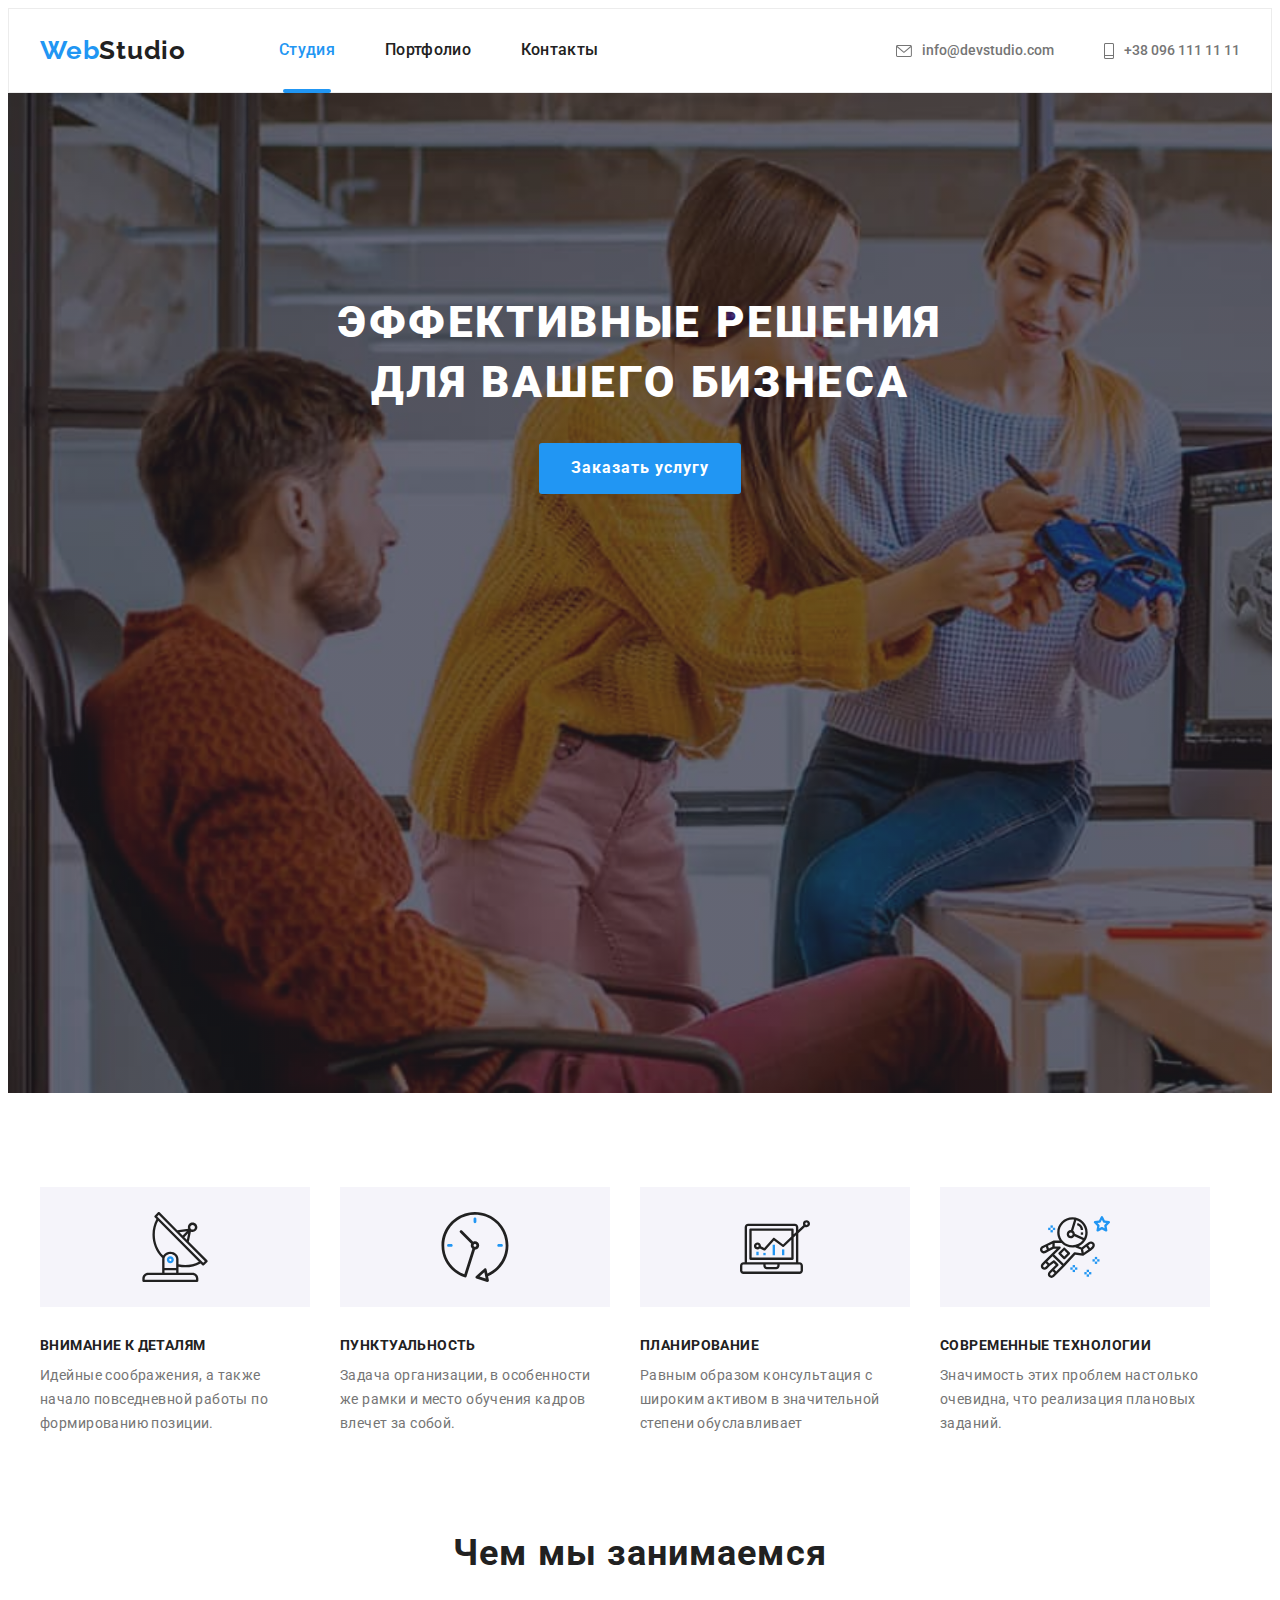
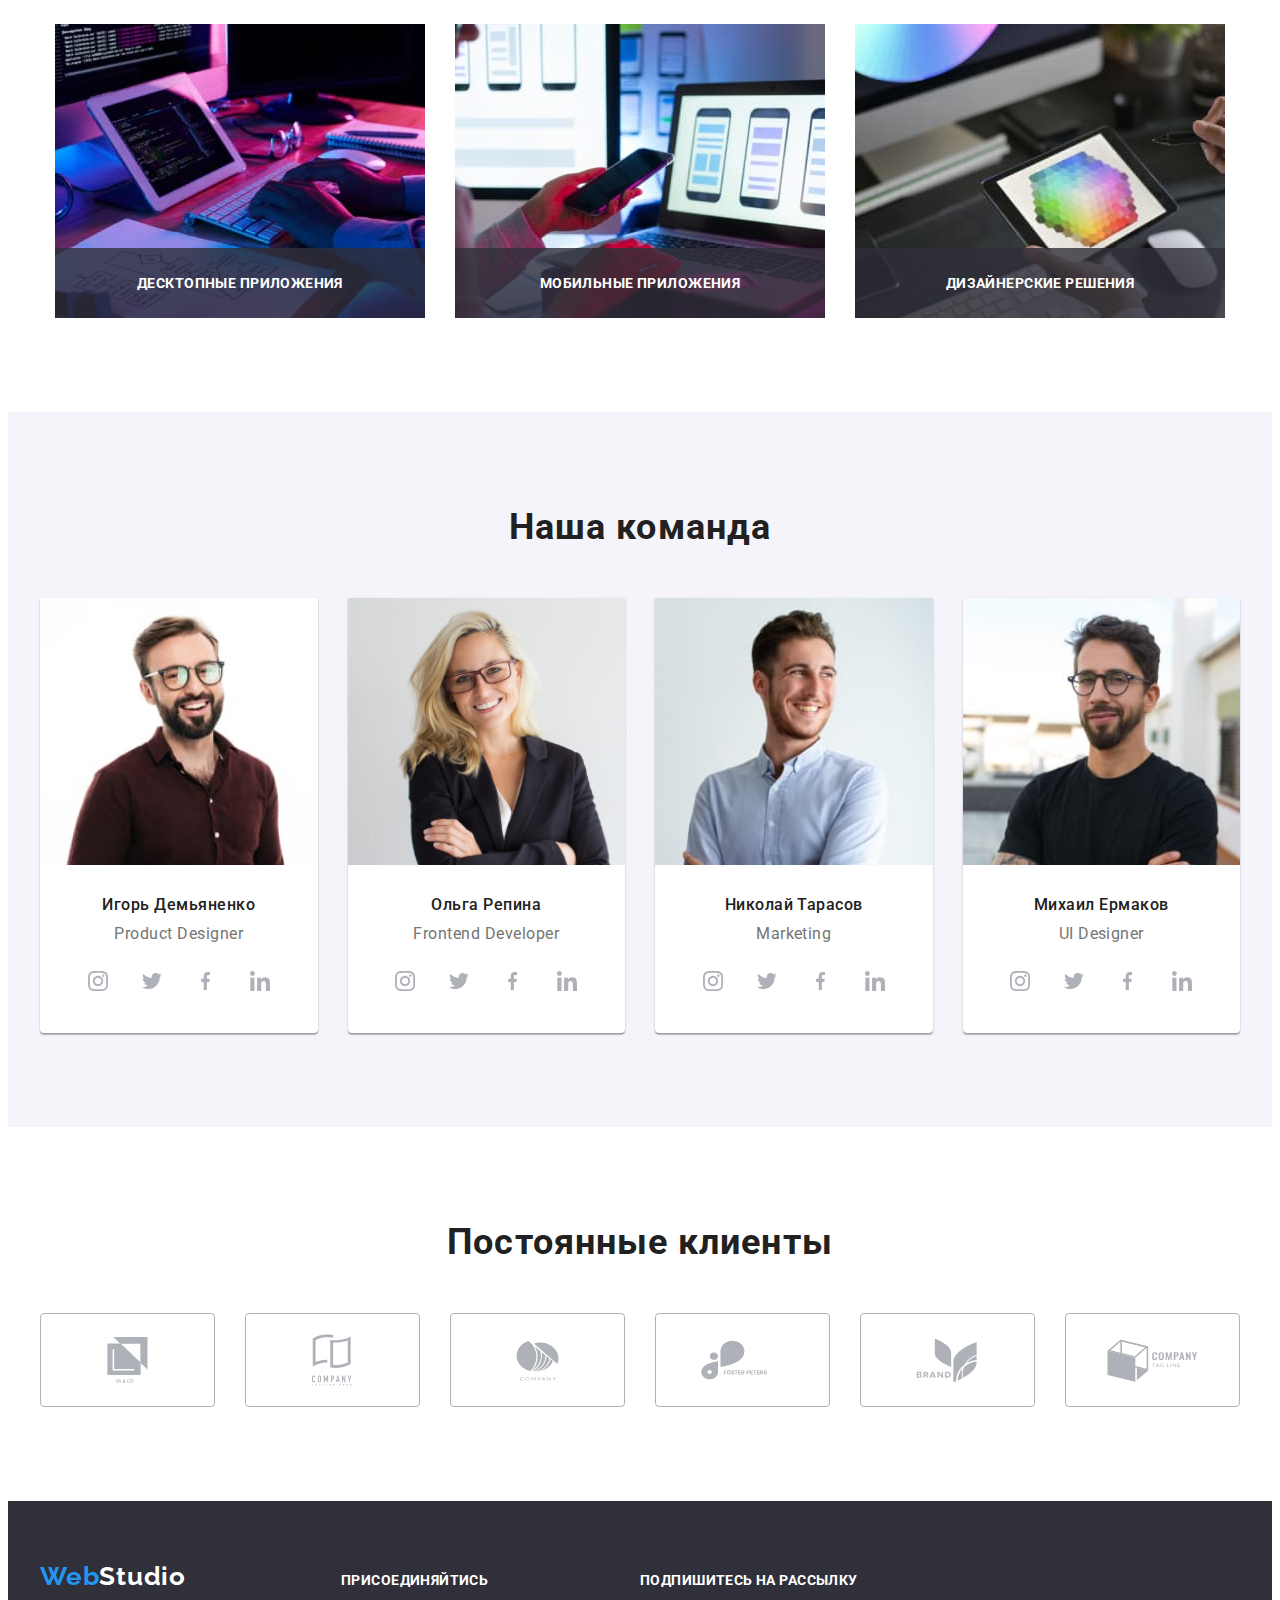
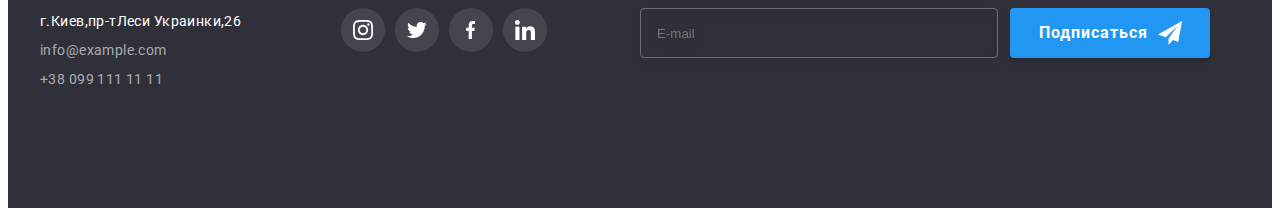
<file: index.html>
<!DOCTYPE html>
<html lang="ru">
<head>
    <meta charset="UTF-8">
    <meta http-equiv="X-UA-Compatible" content="IE=edge">
    <meta name="viewport" content="width=device-width, initial-scale=1.0">
    <title>Web Studio</title>
    <link rel="preconnect" href="https://fonts.googleapis.com">
    <link rel="preconnect" href="https://fonts.gstatic.com" crossorigin>
    <link href="https://fonts.googleapis.com/css2?family=Raleway:wght@700&family=Roboto:wght@400;500;700;900&display=swap" rel="stylesheet">
    <link rel="stylesheet" href="https://cdnjs.cloudflare.com/ajax/libs/modern-normalize/1.1.0/modern-normalize.min.css" integrity="sha512-wpPYUAdjBVSE4KJnH1VR1HeZfpl1ub8YT/NKx4PuQ5NmX2tKuGu6U/JRp5y+Y8XG2tV+wKQpNHVUX03MfMFn9Q==" crossorigin="anonymous" referrerpolicy="no-referrer" />
    <link rel='stylesheet' href="css/main.min.css">
</head>
<body>
     <header class="header">
     <div class="container header__container">
       <nav class="navigation">
         <a href="" class="logo logo-header link">Web<span lang="en" class="logo--dark">Studio</span></a>
         <ul class="nav-list list">
            <li class="nav-list__item"><a class="nav-list__link link current current-page-main" href="">Студия</a></li>
            <li class="nav-list__item"><a class="nav-list__link link" href="./portfolio.html" >Портфолио</a></li>
            <li class="nav-list__item"><a class="nav-list__link link" href="">Контакты</a></li>
         </ul>
    
        </nav> 
        <ul class="contacs-header list">
            <li class="contacs-header__item">
              <a class="contacs-header__link link" href="mailto:info@devstudio.com"><svg class="mailbox" width="16" height="12">
                <use href="./images/sprite.svg#icon-envelope"></use>
              </svg>info@devstudio.com</a></li>
            <li class="contacs-header__item">
              <a class="contacs-header__link link" href="tel:+380961111111"><svg class="icon-phone" width="10" height="16">
                <use href="./images/sprite.svg#icon-phone"></use>
              </svg>+38 096 111 11 11</a></li>
        </ul>

         <button type="button" class="menu-button-open">
           <svg width="40" height="40" >
             <use class="menu-button-open__svg" href="./images/sprite.svg#icon-open"></use>
           </svg>
         </button>
    </div>  
     <div class="mob-menu is-hidden">
      <div class="mob-container">
       <button type="button" class="menu-button-close">
         <svg width="40" height="40" >
           <use class="menu-button-close__svg" href="./images/sprite.svg#icon-close"></use>
         </svg>
       </button>
       <div class="mob-menu__wrap">
       <nav class="navigation-mob">
        <ul class="nav-mob-list list">
           <li class="nav-mob-list__item"><a class="current nav-mob-list__link" href="./index.html">Студия</a></li>
           <li class="nav-mob-list__item"><a class="nav-mob-list__link link" href="./portfolio.html" >Портфолио</a></li>
           <li class="nav-mob-list__item"><a class="nav-mob-list__link link" href="">Контакты</a></li>
        </ul>

   
       </nav> 
       </div>
       <div class="mob-menu__bwrap">
       <ul class="contacs-header-mob list">
        <li class="contacs-header-mob__item">
          <a class="contacs-header-mob__phone link" href="tel:+380961111111">+38 096 111 11 11</a>
         </li>
           <li class="contacs-header-mob__item">
             <a class="contacs-header-mob__mail" href="mailto:info@devstudio.com">info@devstudio.com</a>
            </li>
       </ul>
       <ul class="social-mob list">
          <li class="social-mob__item"><a href="" class="social-mob__link">Instagram</a></li>
          <li class="social-mob__item"><a href="" class="social-mob__link">Twitter</a></li>
          <li class="social-mob__item"><a href="" class="social-mob__link">Facebook</a></li>
          <li class="social-mob__item"><a href="" class="social-mob__link">LinkedIn</a></li>
       </ul>
      </div>
       

       
      </div>
 

    </div>
    </header>
<main>
    <section class="hero section">
      <div class="container hero__container">
       <h1 class="hero__title">Эффективные решения <br> для вашего бизнеса</h1>
        <button type="button" class="hero__button" data-modal-open>Заказать услугу</button>
      </div>
    </section>
    <section class="features">
     <div class="container">
        <h2 lang="en" hidden> Features</h2>
        <ul class="features-list list">
         <li class="features-list__item">
            <div class="svg-img-container">
              <svg class="features-svg">
                <use href="./images/sprite.svg#icon-antenna"></use>
              </svg>
            </div>
            <h3 class="features-list__title">Внимание к деталям</h3>
            <p class="features-list__description ">Идейные соображения, а также начало повседневной работы по формированию позиции.</p>
         </li>
         <li class="features-list__item">
             <div class="svg-img-container">
               <svg class="features-svg">
                <use href="./images/sprite.svg#icon-clock"></use>
              </svg>
             </div>
             <h3 class="features-list__title">Пунктуальность</h3>
             <p class="features-list__description">Задача организации, в особенности же рамки и место обучения кадров влечет за собой.</p>
        </li>
         <li class="features-list__item">
             <div class="svg-img-container">
               <svg class="features-svg">
                <use href="./images/sprite.svg#icon-laptop"></use>
              </svg>
             </div>
             <h3 class="features-list__title">Планирование</h3>
             <p class="features-list__description">Равным образом консультация с широким активом в значительной степени обуславливает</p>
          
         </li>
         <li class="features-list__item">
             <div class="svg-img-container">
               <svg class="features-svg">
                <use href="./images/sprite.svg#icon-astronaut"></use>
              </svg>
             </div>
             <h3 class="features-list__title">Современные технологии</h3>
             <p class="features-list__description">Значимость этих проблем настолько очевидна, что реализация плановых заданий.</p>
             
         </li>
        </ul>
     </div>
    </section>
    <section class="activity">
      <div class="container">
        <h2 class="activity__title">Чем мы занимаемся</h2>
        <ul class="activity-list list">
         <li class="activity-list__item">
           <div class="activity-wrapper">
             <img class="activity-wrapper__image" 
              srcset="./images/image1.jpg 1x, ./images/image1-2x.jpg  2x"
              src="./images/image1.jpg" alt="Работник в офисе работает с айпадом и копмьютером" 
              width="370"
            />
             <p class="activity-wrapper__overlay">Десктопные приложения</p>
            </div>
          </li>
         <li class="activity-list__item">
           <div class="activity-wrapper">
             <img class="activity-wrapper__image" 
             srcset="./images/image2.jpg 1x, ./images/image2-2x.jpg  2x"
             src="./images/image2.jpg" alt="Работник офиса работает с ноутбуком"
              width="370"
             />
             <p class="activity-wrapper__overlay">Мобильные приложения</p>
           </div>
          </li>
         <li class="activity-list__item">
           <div class="activity-wrapper">
             <img class="activity-wrapper__image"
              srcset="./images/image3.jpg 1x, ./images/image3-2x.jpg  2x"
              src="./images/image3.jpg" alt="Планшет с политрой красок" 
              width="370" 
             />
             <p class="activity-wrapper__overlay">Дизайнерские решения</p>
            </div>
          </li>
        </ul>
      </div>
    </section>
  
     <section class="team">
      <div class="container">
         <h2 class="team__title">Наша команда</h2>
         <ul class="team-list list">
          <li class="team-list__item">
            <picture>
              <source srcset="./images/image5-tel.jpg  1x, ./images/image5-tel-2x.jpg  2x" media="(max-width: 767px)">
              <source srcset="./images/image5-tab.jpg 1x, ./images/image5-tab-2x.jpg 2x" media="(max-width: 1199px)">
              <source srcset="./images/image5-lap.jpg  1x, ./images/image5-lap-2x.jpg  2x" media="(min-width: 1200px)">
              <img src="./images/image5-lap.jpg" alt="Работник в фиолетовой рубвшке" width="270"/>
            </picture>
              <div class="team-list__content">
                <h3 class="team-list__name">Игорь Демьяненко</h3>
                <p lang="en" class="team-list__profesion">Product Designer</p>
                <ul class="card-media-list list">
                  <li class="card-media-list__item">
                    <a  href="" class="card-media-list__link">
                     <svg class="media-icon" width="20" height="20">
                      <use href="./images/sprite.svg#icon-instagram"></use>
                     </svg>
                    </a>
                    </li>
                    <li class="card-media-list__item">
                      <a  href="" class="card-media-list__link">
                       <svg class="media-icon" width="20" height="16,25">
                        <use href="./images/sprite.svg#icon-twitter"></use>
                       </svg>
                      </a>
                  </li>
                  <li class="card-media-list__item">
                    <a  href="" class="card-media-list__link">
                     <svg class="media-icon" width="10" height="20">
                      <use href="./images/sprite.svg#icon-facebook"></use>
                     </svg>
                    </a>
                </li>
                <li class="card-media-list__item">
                  <a href="" class="card-media-list__link">
                   <svg class="media-icon" width="20" height="20">
                    <use href="./images/sprite.svg#icon-linkedin"></use>
                   </svg>
                  </a>
                </li>
               </ul>
              </div>
         </li>
 
          <li class="team-list__item">
              <picture>
                <source srcset="./images/image6-tel.jpg  1x, ./images/image6-tel-2x.jpg  2x" media="(max-width: 767px)">
                <source srcset="./images/image6-tab.jpg 1x, ./images/image6-tab-2x.jpg 2x" media="(max-width: 1199px)">
                <source srcset="./images/image6-lap.jpg  1x, ./images/image6-lap-2x.jpg  2x" media="(min-width: 1200px)">
                <img  class="team-photo" src="./images/image6-lap.jpg" alt="Женщина в пиджаке и очках" width="270"/>
              </picture>
              <div class="team-list__content">
                <h3 class="team-list__name">Ольга Репина</h3>
                <p lang="en" class="team-list__profesion">Frontend Developer</p>
                     <ul class="card-media-list list">
                       <li class="card-media-list__item">
                         <a href="" class="card-media-list__link">
                          <svg class="media-icon" width="20" height="20">
                           <use href="./images/sprite.svg#icon-instagram"></use>
                          </svg>
                         </a>
                         </li>
                         <li class="card-media-list__item">
                           <a href="" class="card-media-list__link">
                            <svg class="media-icon" width="20" height="16,25">
                             <use href="./images/sprite.svg#icon-twitter"></use>
                            </svg>
                           </a>
                       </li>
                       <li class="card-media-list__item">
                         <a href="" class="card-media-list__link">
                          <svg class="media-icon" width="10" height="20">
                           <use href="./images/sprite.svg#icon-facebook"></use>
                          </svg>
                         </a>
                     </li>
                     <li class="card-media-list__item">
                       <a href="" class="card-media-list__link">
                        <svg class="media-icon" width="20" height="20">
                         <use href="./images/sprite.svg#icon-linkedin"></use>
                        </svg>
                       </a>
                     </li>
                    </ul>
              </div>
          </li>
          <li class="team-list__item">
            <picture>
              <source srcset="./images/image7-tel.jpg  1x, ./images/image7-tel-2x.jpg  2x" media="(max-width: 767px)">
              <source srcset="./images/image7-tab.jpg 1x, ./images/image7-tab-2x.jpg 2x" media="(max-width: 1199px)">
              <source srcset="./images/image7-lap.jpg  1x, ./images/image7-lap-2x.jpg  2x" media="(min-width: 1200px)">
              <img class="team-photo" src="./images/image7-lap.jpg" alt="Молодой мужчина в синей рубашке" width="270"/>
            </picture>
              <div class="team-list__content">
                <h3 class="team-list__name">Николай Тарасов</h3>
                <p lang="en" class="team-list__profesion">Marketing</p>
                       <ul class="card-media-list list">
                          <li class="card-media-list__item">
                            <a href="" class="card-media-list__link">
                             <svg class="media-icon" width="20" height="20">
                              <use href="./images/sprite.svg#icon-instagram"></use>
                             </svg>
                            </a>
                            </li>
                            <li class="card-media-list__item">
                              <a href="" class="card-media-list__link">
                               <svg class="media-icon" width="20" height="16,25">
                                <use href="./images/sprite.svg#icon-twitter"></use>
                               </svg>
                              </a>
                          </li>
                          <li class="card-media-list__item">
                            <a href="" class="card-media-list__link">
                             <svg class="media-icon" width="10" height="20">
                              <use href="./images/sprite.svg#icon-facebook"></use>
                             </svg>
                            </a>
                        </li>
                        <li class="card-media-list__item">
                          <a  href="" class="card-media-list__link">
                           <svg class="media-icon" width="20" height="20">
                            <use href="./images/sprite.svg#icon-linkedin"></use>
                           </svg>
                          </a>
                        </li>
                       </ul>
                    </div>
          </li>
          <li class="team-list__item">
            <picture>
              <source srcset="./images/image8-tel.jpg  1x, ./images/image8-tel-2x.jpg  2x" media="(max-width: 767px)">
              <source srcset="./images/image8-tab.jpg 1x, ./images/image8-tab-2x.jpg 2x" media="(max-width: 1199px)">
              <source srcset="./images/image8-lap.jpg  1x, ./images/image8-lap-2x.jpg  2x" media="(min-width: 1200px)">
              <img class="team-photo" src="./images/image8-lap.jpg" alt="Работник в чёрной футболке и очках" width="270" />
            </picture>
              <div class="team-list__content">
                <h3 class="team-list__name">Михаил Ермаков</h3>
                <p lang="en" class="team-list__profesion">UI Designer</p>
                        <ul class="card-media-list list">
                          <li class="card-media-list__item">
                            <a href="" class="card-media-list__link">
                             <svg class="media-icon" width="20" height="20">
                              <use href="./images/sprite.svg#icon-instagram"></use>
                             </svg>
                            </a>
                            </li>
                            <li class="card-media-list__item">
                              <a href="" class="card-media-list__link">
                               <svg class="media-icon" width="20" height="16,25">
                                <use href="./images/sprite.svg#icon-twitter"></use>
                               </svg>
                              </a>
                          </li>
                          <li class="card-media-list__item">
                            <a href="" class="card-media-list__link">
                             <svg class="media-icon" width="10" height="20">
                              <use href="./images/sprite.svg#icon-facebook"></use>
                             </svg>
                            </a>
                        </li>
                        <li class="card-media-list__item">
                          <a href="" class="card-media-list__link">
                           <svg class="media-icon" width="20" height="20">
                            <use href="./images/sprite.svg#icon-linkedin"></use>
                           </svg>
                          </a>
                        </li>
                       </ul>
                      </div>
                    </li>
                  </ul>
                </div>
     </section> 
     <section class="clients">
       <div class="container">
         <h2 class="clients__title">Постоянные клиенты</h2>
         <ul class="clients-list list">
           <li class="clients-list__item">
             <a href="" class="clients-list__link">
              <svg class="clients-list__logo" width="41" height="46">
              <use href="./images/sprite.svg#icon-logo-1"></use>
              </svg>
             </a>
          </li>
           <li class="clients-list__item">
            <a href="" class="clients-list__link">
             <svg class="clients-list__logo" width="40" height="52">
              <use href="./images/sprite.svg#icon-logo-2"></use>
             </svg>
            </a>
        </li>
           <li class="clients-list__item">
            <a href="" class="clients-list__link">
             <svg class="clients-list__logo" width="43" height="41">
              <use href="./images/sprite.svg#icon-logo-3"></use>
             </svg>
            </a>
           </li>
           <li class="clients-list__item">
            <a href="" class="clients-list__link">
              <svg class="clients-list__logo" width="84" height="40">
               <use href="./images/sprite.svg#icon-logo-4"></use>
              </svg>
            </a>
        </li>
          <li class="clients-list__item">
            <a href="" class="clients-list__link">
             <svg class="clients-list__logo" width="62" height="45">
              <use href="./images/sprite.svg#icon-logo-5"></use>
             </svg>
            </a>
          </li>
          <li class="clients-list__item">
            <a href="" class="clients-list__link">
              <svg class="clients-list__logo" width="93" height="43">
                <use href="./images/sprite.svg#icon-logo-6"></use>
              </svg>
            </a>
          </li>
        </ul>
       </div>
     </section>

    

</main>

<footer class="footer">
 <div class="container container--footer">
   <div class="footer-about-wrap">
   <div class="footer-contacs">
    <a href="" class="logo link logo--footer">Web<span lang="en" class="logo--light">Studio</span></a>
    <address class="address">
        <ul class="address-list list">
          <li class="address-list__item"><a href="" target="_blank" class="address-list__location link">г.Киев,пр-тЛеси Украинки,26</a></li>
          <li class="address-list__item"><a href="mailto:info@example.com" class=" address-list__contacs link">info@example.com</a></li>
          <li class="address-list__item"><a href="tel:+380991111111" class="address-list__contacs link">+38 099 111 11 11</a></li>
        </ul>
    </address>  
  </div>
    <div class="footer-media">
         <p class="footer-media__description">Присоединяйтись</p>
         <ul class="footer-media-list list">
          <li class="footer-media-list__item">
            <a  href="" class="footer-media-list__link">
             <svg class="media-icon" width="20" height="20">
              <use href="./images/sprite.svg#icon-instagram"></use>
             </svg>
            </a>
            </li>
            <li class="footer-media-list__item">
              <a href="" class="footer-media-list__link">
               <svg class="media-icon" width="20" height="16,25">
                <use href="./images/sprite.svg#icon-twitter"></use>
               </svg>
              </a>
            </li>
            <li class="footer-media-list__item">
              <a href="" class="footer-media-list__link">
               <svg class="media-icon" width="10" height="20">
                <use href="./images/sprite.svg#icon-facebook"></use>
               </svg>
              </a>
            </li>
            <li class="footer-media-list__item">
             <a href="" class="footer-media-list__link">
              <svg class="media-icon" width="20" height="20">
                <use href="./images/sprite.svg#icon-linkedin"></use>
              </svg>
             </a>
            </li>
       </ul>
      </div>
      </div>
       <div class="footer-form-container">
        <p class="footer-form-container__title">Подпишитесь на рассылку</p> 
        <form class="footer-form" autocomplete="off">
          <label class="footer-form__label">
            <input class="footer-form__input" type="text" name="email" placeholder="E-mail">
          </label>
          <button class="footer-form__submit" type="submit"><span>Подписаться</span>
          
              <svg class="footer-form__svg" width="24" height="24">
                <use href="./images/sprite.svg#icon-send"></use>
              </svg>
          </button>
        </form>
      </div>
    </div>
  </footer>
      <div class="back-drop is-hidden" data-modal >
        <div class="modal">
          <p class="modal__caption">Оставьте свои данные, мы вам перезвоним</p>
          <form class="modal-form" autocomplete="off">
            <label class="modal-form__label" for="name">Имя</label>
            <div class="form-field">
            <input class="form-field__input" type="text" name="name" id="name" placeholder=""/>
            <svg class="form-icon" height="18" width="18">
              <use class="form-use" href="./images/sprite.svg#icon-person-black"></use>
            </svg>
            </div>
            <label class="modal-form__label" for="tel">Телефон</label>
            <div class="form-field">
            <input class="form-field__input" type="tel" name="tel" id="tel" placeholder=""/>
            <svg class="form-icon" height="18" width="18">
              <use class="form-use" href="./images/sprite.svg#icon-phone-black"></use>
            </svg>
            </div>
            <label class="modal-form__label" for="mail">Почта</label>
            <div class="form-field">
            <input class="form-field__input" type="email" name="mail" id="mail" placeholder=""/>
            <svg class="form-icon" height="18" width="18">
              <use class="form-use" href="./images/sprite.svg#icon-email-black"></use>
            </svg>
            </div>
            <label for="comment" class="modal-form__textarea-label">Комментарий</label>
            <textarea class="modal-form__textarea-input" name="comment" placeholder="Введите текст" id="comment"></textarea>
            <label for="consent" class="modal-form__consent-label">
              <input type="checkbox" class="modal-form__consent-checkbox visually-hidden" name="consent" id="consent">
              <span class="checkbox-icon">
                <svg class="check-svg" width="16" height="15">
                  <use href="./images/sprite.svg#icon-tick"></use>
                </svg>
              </span>
              <span>Соглашаюсь с рассылкой и принимаю <a href="" class="consent-link">Условия договора</a> </span>

            </label>
            <button type="submit" class="modal-form__submit">Отправить</button>
          </form>
          <button class="button modal-form__button" data-modal-close>
            <svg class="icon-cross">
              <use href="./images/sprite.svg#icon-cross"></use></svg>
          </button>
        </div>
        
      </div>
      

<script src="./js/modal.js"></script> 
<script src="./js/mobile-menu.js"></script>
</body>
</html>
</file>
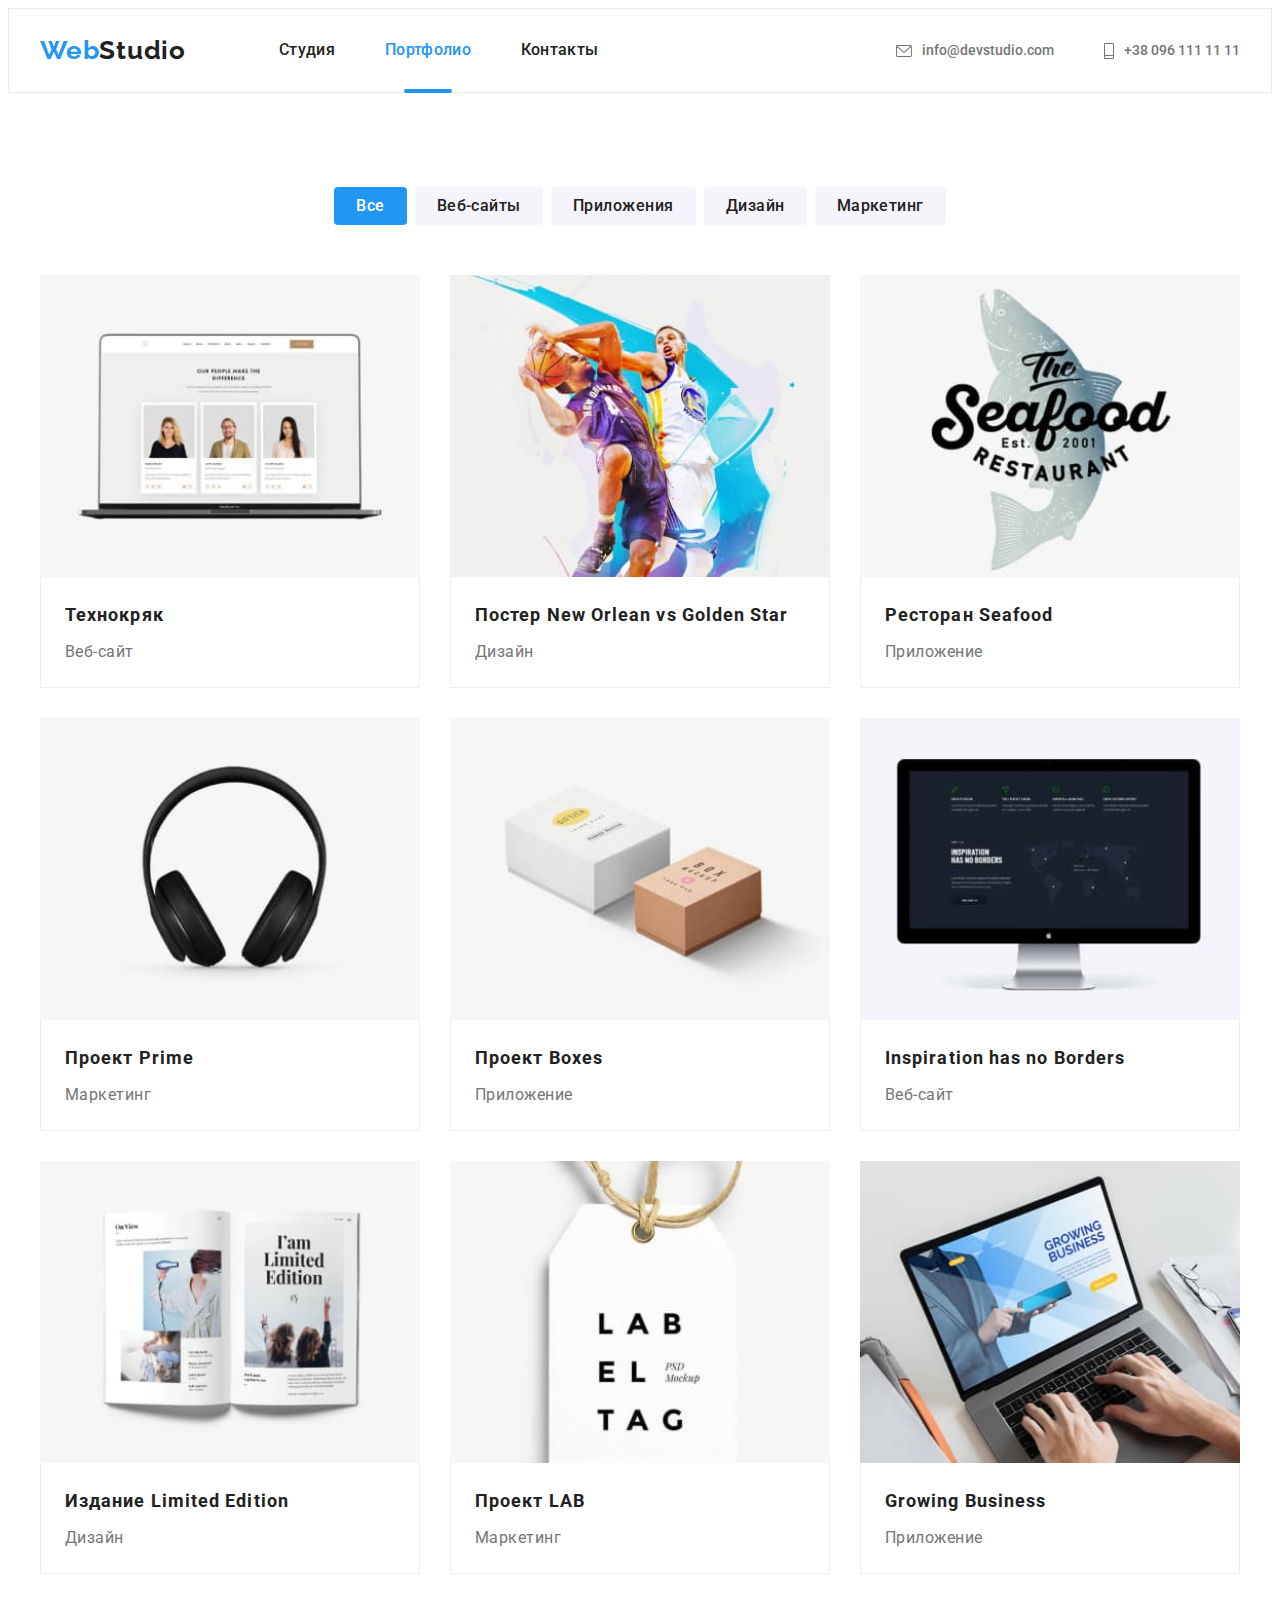
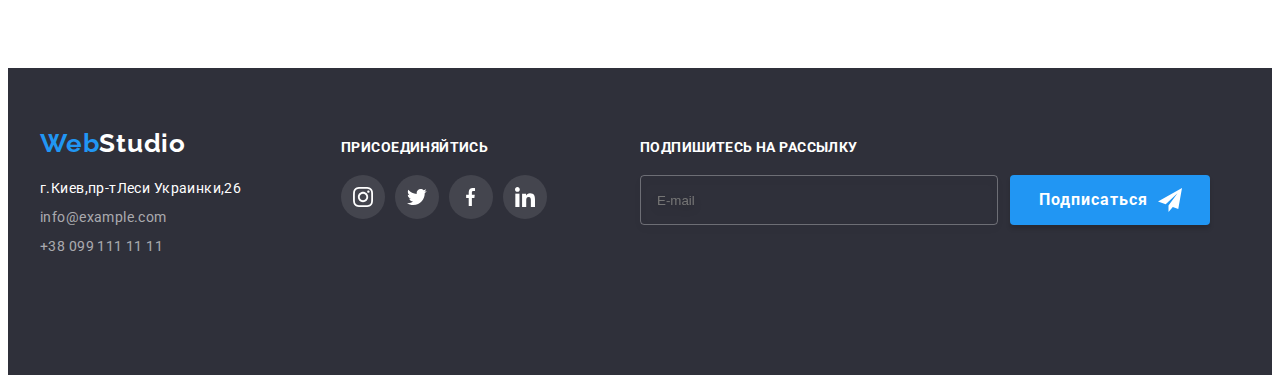
<file: portfolio.html>
<!DOCTYPE html>
<html lang="ru">
<head>
    <meta charset="UTF-8">
    <meta http-equiv="X-UA-Compatible" content="IE=edge">
    <meta name="viewport" content="width=device-width, initial-scale=1.0">
    <title>Web Studio</title>
    <link rel="preconnect" href="https://fonts.googleapis.com">
    <link rel="preconnect" href="https://fonts.gstatic.com" crossorigin>
    <link href="https://fonts.googleapis.com/css2?family=Raleway:wght@700&family=Roboto:wght@400;500;700;900&display=swap" rel="stylesheet">
    <link rel="stylesheet" href="https://cdnjs.cloudflare.com/ajax/libs/modern-normalize/1.1.0/modern-normalize.min.css" integrity="sha512-wpPYUAdjBVSE4KJnH1VR1HeZfpl1ub8YT/NKx4PuQ5NmX2tKuGu6U/JRp5y+Y8XG2tV+wKQpNHVUX03MfMFn9Q==" crossorigin="anonymous" referrerpolicy="no-referrer" />
    <link rel='stylesheet' href="css/main.min.css">
</head>
<body>
  <header class="header">
    <div class="container header__container">
      <nav class="navigation">
        <a href="" class="logo logo-header link">Web<span lang="en" class="logo--dark">Studio</span></a>
        <ul class="nav-list list">
           <li class="nav-list__item"><a class="nav-list__link link" href="./index.html">Студия</a></li>
           <li class="nav-list__item"><a class="nav-list__link link current current-page-main" href="./portfolio.html" >Портфолио</a></li>
           <li class="nav-list__item"><a class="nav-list__link link" href="">Контакты</a></li>
        </ul>
   
       </nav> 
       <ul class="contacs-header list">
           <li class="contacs-header__item">
             <a class="contacs-header__link link" href="mailto:info@devstudio.com"><svg class="mailbox" width="16" height="12">
               <use href="./images/sprite.svg#icon-envelope"></use>
             </svg>info@devstudio.com</a></li>
           <li class="contacs-header__item">
             <a class="contacs-header__link link" href="tel:+380961111111"><svg class="icon-phone" width="10" height="16">
               <use href="./images/sprite.svg#icon-phone"></use>
             </svg>+38 096 111 11 11</a></li>
       </ul>

        <button type="button" class="menu-button-open">
          <svg width="40" height="40" >
            <use class="menu-button-open__svg" href="./images/sprite.svg#icon-open"></use>
          </svg>
        </button>
   </div>  
    <div class="mob-menu is-hidden">
     <div class="mob-container">
      <button type="button" class="menu-button-close">
        <svg width="40" height="40" >
          <use class="menu-button-close__svg" href="./images/sprite.svg#icon-close"></use>
        </svg>
      </button>
      <div class="mob-menu__wrap">
      <nav class="navigation-mob">
       <ul class="nav-mob-list list">
          <li class="nav-mob-list__item"><a class="nav-mob-list__link link" href="./index.html">Студия</a></li>
          <li class="nav-mob-list__item"><a class="nav-mob-list__link link current" href="./portfolio.html" >Портфолио</a></li>
          <li class="nav-mob-list__item"><a class="nav-mob-list__link link" href="">Контакты</a></li>
       </ul>

  
      </nav> 
      </div>
      <div class="mob-menu__bwrap">
      <ul class="contacs-header-mob list">
       <li class="contacs-header-mob__item">
         <a class="contacs-header-mob__phone link" href="tel:+380961111111">+38 096 111 11 11</a>
        </li>
          <li class="contacs-header-mob__item">
            <a class="contacs-header-mob__mail" href="mailto:info@devstudio.com">info@devstudio.com</a>
           </li>
      </ul>
      <ul class="social-mob list">
         <li class="social-mob__item"><a href="" class="social-mob__link">Instagram</a></li>
         <li class="social-mob__item"><a href="" class="social-mob__link">Twitter</a></li>
         <li class="social-mob__item"><a href="" class="social-mob__link">Facebook</a></li>
         <li class="social-mob__item"><a href="" class="social-mob__link">LinkedIn</a></li>
      </ul>
     </div>
      

      
     </div>


   </div>
   </header>

    <main>

        <section class="portfolio">
           <div class="container">
            <h1 hidden>Портфолио</h1>
          
            <ul class="portfolio-list list">
             <li class="portfolio-list__item"><button type="button" class="portfolio-list__button currrent-bottom">Все</button></li>
             <li class="portfolio-list__item"><button type="button" class="portfolio-list__button">Веб-сайты</button></li>
             <li class="portfolio-list__item"><button type="button" class="portfolio-list__button">Приложения</button></li>
             <li class="portfolio-list__item"><button type="button" class="portfolio-list__button">Дизайн</button></li>
             <li class="portfolio-list__item"><button type="button" class="portfolio-list__button">Маркетинг</button></li>
            </ul>
          


             <ul class="portfolio-cards-list list">
                <li class="portfolio-cards-list__item">
                  <a href="" class="portfolio-cards-list__link">
                   <div class="portfolio-overlay">
                    <picture>
                      <source srcset="./images/image9-tel.jpg  1x, ./images/image9-tel-2x.jpg  2x" media="(max-width: 767px)">
                      <source srcset="./images/image9-tab.jpg 1x, ./images/image9-tab-2x.jpg 2x" media="(max-width: 1199px)">
                      <source srcset="./images/image9-lap.jpg  1x, ./images/image9-lap-2x.jpg  2x" media="(min-width: 1200px)">
                      <img class="portfolio-overlay__image" src="./images/image9-lap.jpg"  alt="Компьютер с Веб-сайтом" width="370">
                    </picture>
                    <p class="portfolio-overlay__text">Tехнокряк это современная площадка распространения коронавируса.Компании используют эту платформу для цифрового шпионажа и атак на защищённые сервера конкурентов. </p>
                   </div>
                   <div class="portfolio-cards-list__content">
                     <h2 class="portfolio-cards-list__title">Технокряк</h2>
                     <p class="portfolio-cards-list__text">Веб-сайт</p>
                   </div>
                  </a>
                </li>
                <li class="portfolio-cards-list__item">
                  <a href="" class="portfolio-cards-list__link">
                    <div class="portfolio-overlay">
                      <picture>
                        <source srcset="./images/image10-tel.jpg  1x, ./images/image10-tel-2x.jpg  2x" media="(max-width: 767px)">
                        <source srcset="./images/image10-tab.jpg 1x, ./images/image10-tab-2x.jpg 2x" media="(max-width: 1199px)">
                        <source srcset="./images/image10-lap.jpg  1x, ./images/image10-lap-2x.jpg  2x" media="(min-width: 1200px)">
                        <img class="portfolio-overlay__image" src="./images/image10-lap.jpg"  alt="Баскетбольный Постер" width="370">
                      </picture>
                      <p class="portfolio-overlay__text">Tехнокряк это современная площадка распространения коронавируса.Компании используют эту платформу для цифрового шпионажа и атак на защищённые сервера конкурентов. </p>
                    </div>
                    <div class="portfolio-cards-list__content">
                      <h2 class="portfolio-cards-list__title">Постер <span lang="en">New Orlean vs Golden Star</span></h2> 
                      <p class="portfolio-cards-list__text">Дизайн</p>
                    </div>
                  </a>
                </li>
                <li class="portfolio-cards-list__item">
                  <a href="" class="portfolio-cards-list__link">
                    <div class="portfolio-overlay">
                      <picture>
                        <source srcset="./images/image11-tel.jpg  1x, ./images/image11-tel-2x.jpg  2x" media="(max-width: 767px)">
                        <source srcset="./images/image11-tab.jpg 1x, ./images/image11-tab-2x.jpg 2x" media="(max-width: 1199px)">
                        <source srcset="./images/image11-lap.jpg  1x, ./images/image11-lap-2x.jpg  2x" media="(min-width: 1200px)">
                        <img class="portfolio-overlay__image" src="./images/image11-lap.jpg"  alt="Логотип ресторана" width="370">
                      </picture>
                      <p class="portfolio-overlay__text">Tехнокряк это современная площадка распространения коронавируса.Компании используют эту платформу для цифрового шпионажа и атак на защищённые сервера конкурентов. </p>
                    </div>
                    <div class="portfolio-cards-list__content">
                      <h2 class="portfolio-cards-list__title">Ресторан <span lang="en">Seafood</span></h2> 
                      <p class="portfolio-cards-list__text">Приложение</p>
                    </div>
                  </a>
                </li>
                <li class="portfolio-cards-list__item">
                  <a href="" class="portfolio-cards-list__link">
                    <div class="portfolio-overlay">
                      <picture>
                        <source srcset="./images/image12-tel.jpg  1x, ./images/image12-tel-2x.jpg  2x" media="(max-width: 767px)">
                        <source srcset="./images/image12-tab.jpg 1x, ./images/image12-tab-2x.jpg 2x" media="(max-width: 1199px)">
                        <source srcset="./images/image12-lap.jpg  1x, ./images/image12-lap-2x.jpg  2x" media="(min-width: 1200px)">
                        <img class="portfolio-overlay__image" src="./images/image12-lap.jpg"  alt="Наушники" width="370">
                      </picture>
                      <p class="portfolio-overlay__text">Tехнокряк это современная площадка распространения коронавируса.Компании используют эту платформу для цифрового шпионажа и атак на защищённые сервера конкурентов. </p>
                    </div>
                    <div class="portfolio-cards-list__content">
                      <h2 class="portfolio-cards-list__title">Проект <span lang="en">Prime</span></h2> 
                      <p class="portfolio-cards-list__text">Маркетинг</p>
                    </div>
                  </a>
                </li>
                <li class="portfolio-cards-list__item">
                  <a href="" class="portfolio-cards-list__link">
                    <div class="portfolio-overlay">
                      <picture>
                        <source srcset="./images/image13-tel.jpg  1x, ./images/image13-tel-2x.jpg  2x" media="(max-width: 767px)">
                        <source srcset="./images/image13-tab.jpg 1x, ./images/image13-tab-2x.jpg 2x" media="(max-width: 1199px)">
                        <source srcset="./images/image13-lap.jpg  1x, ./images/image13-lap-2x.jpg  2x" media="(min-width: 1200px)">
                        <img class="portfolio-overlay__image" src="./images/image13-lap.jpg"  alt="Коробки в студии" width="370">
                      </picture>
                      <p class="portfolio-overlay__text">Tехнокряк это современная площадка распространения коронавируса.Компании используют эту платформу для цифрового шпионажа и атак на защищённые сервера конкурентов. </p>
                    </div>
                    <div class="portfolio-cards-list__content">
                      <h2 class="portfolio-cards-list__title">Проект <span lang="en">Boxes</span></h2> 
                      <p class="portfolio-cards-list__text">Приложение</p>
                    </div>
                  </a>
                </li>
                <li class="portfolio-cards-list__item">
                  <a href="" class="portfolio-cards-list__link">
                    <div class="portfolio-overlay">
                      <picture>
                        <source srcset="./images/image14-tel.jpg  1x, ./images/image14-tel-2x.jpg  2x" media="(max-width: 767px)">
                        <source srcset="./images/image14-tab.jpg 1x, ./images/image14-tab-2x.jpg 2x" media="(max-width: 1199px)">
                        <source srcset="./images/image14-lap.jpg  1x, ./images/image14-lap-2x.jpg  2x" media="(min-width: 1200px)">
                        <img class="portfolio-overlay__image" src="./images/image14-lap.jpg"  alt="Компьютер" width="370">
                      </picture>
                      <p class="portfolio-overlay__text">Tехнокряк это современная площадка распространения коронавируса.Компании используют эту платформу для цифрового шпионажа и атак на защищённые сервера конкурентов. </p>
                    </div>
                    <div class="portfolio-cards-list__content">
                      <h2 class="portfolio-cards-list__title"><span lang="en">Inspiration has no Borders</span></h2>
                      <p class="portfolio-cards-list__text">Веб-сайт</p>
                    </div>
                  </a>
                </li>
                <li class="portfolio-cards-list__item">
                  <a href="" class="portfolio-cards-list__link">
                    <div class="portfolio-overlay">
                      <picture>
                        <source srcset="./images/image15-tel.jpg  1x, ./images/image15-tel-2x.jpg  2x" media="(max-width: 767px)">
                        <source srcset="./images/image15-tab.jpg 1x, ./images/image15-tab-2x.jpg 2x" media="(max-width: 1199px)">
                        <source srcset="./images/image15-lap.jpg  1x, ./images/image15-lap-2x.jpg  2x" media="(min-width: 1200px)">
                        <img class="portfolio-overlay__image" src="./images/image15-lap.jpg"  alt="Книга" width="370">
                      </picture>
                      <p class="portfolio-overlay__text">Tехнокряк это современная площадка распространения коронавируса.Компании используют эту платформу для цифрового шпионажа и атак на защищённые сервера конкурентов. </p>
                    </div>
                    <div class="portfolio-cards-list__content">
                      <h2 class="portfolio-cards-list__title">Издание <span lang="en"> Limited Edition</span></h2> 
                      <p class="portfolio-cards-list__text">Дизайн</p>
                    </div>
                  </a>
                </li>
                <li class="portfolio-cards-list__item">
                  <a href="" class="portfolio-cards-list__link">
                    <div class="portfolio-overlay">
                      <picture>
                        <source srcset="./images/image16-tel.jpg  1x, ./images/image16-tel-2x.jpg  2x" media="(max-width: 767px)">
                        <source srcset="./images/image16-tab.jpg 1x, ./images/image16-tab-2x.jpg 2x" media="(max-width: 1199px)">
                        <source srcset="./images/image16-lap.jpg  1x, ./images/image16-lap-2x.jpg  2x" media="(min-width: 1200px)">
                        <img class="portfolio-overlay__image" src="./images/image16-lap.jpg"  alt="Этикетка проэкта" width="370">
                      </picture>
                      <p class="portfolio-overlay__text">Tехнокряк это современная площадка распространения коронавируса.Компании используют эту платформу для цифрового шпионажа и атак на защищённые сервера конкурентов. </p>
                    </div>
                    <div class="portfolio-cards-list__content">
                      <h2 class="portfolio-cards-list__title">Проект <span lang="en">LAB</span></h2>
                      <p class="portfolio-cards-list__text">Маркетинг</p>
                    </div>
                  </a>
                </li>
                <li class="portfolio-cards-list__item">
                  <a href="" class="portfolio-cards-list__link">
                    <div class="portfolio-overlay">
                      <picture>
                        <source srcset="./images/image17-tel.jpg  1x, ./images/image17-tel-2x.jpg  2x" media="(max-width: 767px)">
                        <source srcset="./images/image17-tab.jpg 1x, ./images/image17-tab-2x.jpg 2x" media="(max-width: 1199px)">
                        <source srcset="./images/image17-lap.jpg  1x, ./images/image17-lap-2x.jpg  2x" media="(min-width: 1200px)">
                        <img class="portfolio-overlay__image" src="./images/image17-lap.jpg"  alt="Компьютер на рабочем столе" width="370">
                      </picture>
                      <p class="portfolio-overlay__text">Tехнокряк это современная площадка распространения коронавируса.Компании используют эту платформу для цифрового шпионажа и атак на защищённые сервера конкурентов. </p>
                    </div>
                    <div class="portfolio-cards-list__content">
                     <h2 class="portfolio-cards-list__title"><span lang="en">Growing Business</span></h2>
                     <p class="portfolio-cards-list__text">Приложение</p>
                    </div>
                  </a>
                </li>
            </ul>
          </div>
        </section>
    </main>
    <footer class="footer">
      <div class="container container--footer">
        <div class="footer-about-wrap">
        <div class="footer-contacs">
         <a href="" class="logo link logo--footer">Web<span lang="en" class="logo--light">Studio</span></a>
         <address class="address">
             <ul class="address-list list">
               <li class="address-list__item"><a href="" target="_blank" class="address-list__location link">г.Киев,пр-тЛеси Украинки,26</a></li>
               <li class="address-list__item"><a href="mailto:info@example.com" class=" address-list__contacs link">info@example.com</a></li>
               <li class="address-list__item"><a href="tel:+380991111111" class="address-list__contacs link">+38 099 111 11 11</a></li>
             </ul>
         </address>  
       </div>
         <div class="footer-media">
              <p class="footer-media__description">Присоединяйтись</p>
              <ul class="footer-media-list list">
               <li class="footer-media-list__item">
                 <a  href="" class="footer-media-list__link">
                  <svg class="media-icon" width="20" height="20">
                   <use href="./images/sprite.svg#icon-instagram"></use>
                  </svg>
                 </a>
                 </li>
                 <li class="footer-media-list__item">
                   <a href="" class="footer-media-list__link">
                    <svg class="media-icon" width="20" height="16,25">
                     <use href="./images/sprite.svg#icon-twitter"></use>
                    </svg>
                   </a>
                 </li>
                 <li class="footer-media-list__item">
                   <a href="" class="footer-media-list__link">
                    <svg class="media-icon" width="10" height="20">
                     <use href="./images/sprite.svg#icon-facebook"></use>
                    </svg>
                   </a>
                 </li>
                 <li class="footer-media-list__item">
                  <a href="" class="footer-media-list__link">
                   <svg class="media-icon" width="20" height="20">
                     <use href="./images/sprite.svg#icon-linkedin"></use>
                   </svg>
                  </a>
                 </li>
            </ul>
           </div>
           </div>
            <div class="footer-form-container">
             <p class="footer-form-container__title">Подпишитесь на рассылку</p>
             <form class="footer-form" autocomplete="off">
               <label class="footer-form__label">
                 <input class="footer-form__input" type="text" name="email" placeholder="E-mail">
               </label>
               <button class="footer-form__submit" type="submit"><span>Подписаться</span>
               
                   <svg class="footer-form__svg" width="24" height="24">
                     <use href="./images/sprite.svg#icon-send"></use>
                   </svg>
               </button>
             </form>
           </div>
         </div>
       </footer>
    
 <script src='./js/mobile-menu.js'></script>
   
  

</body>
</html>
</file>
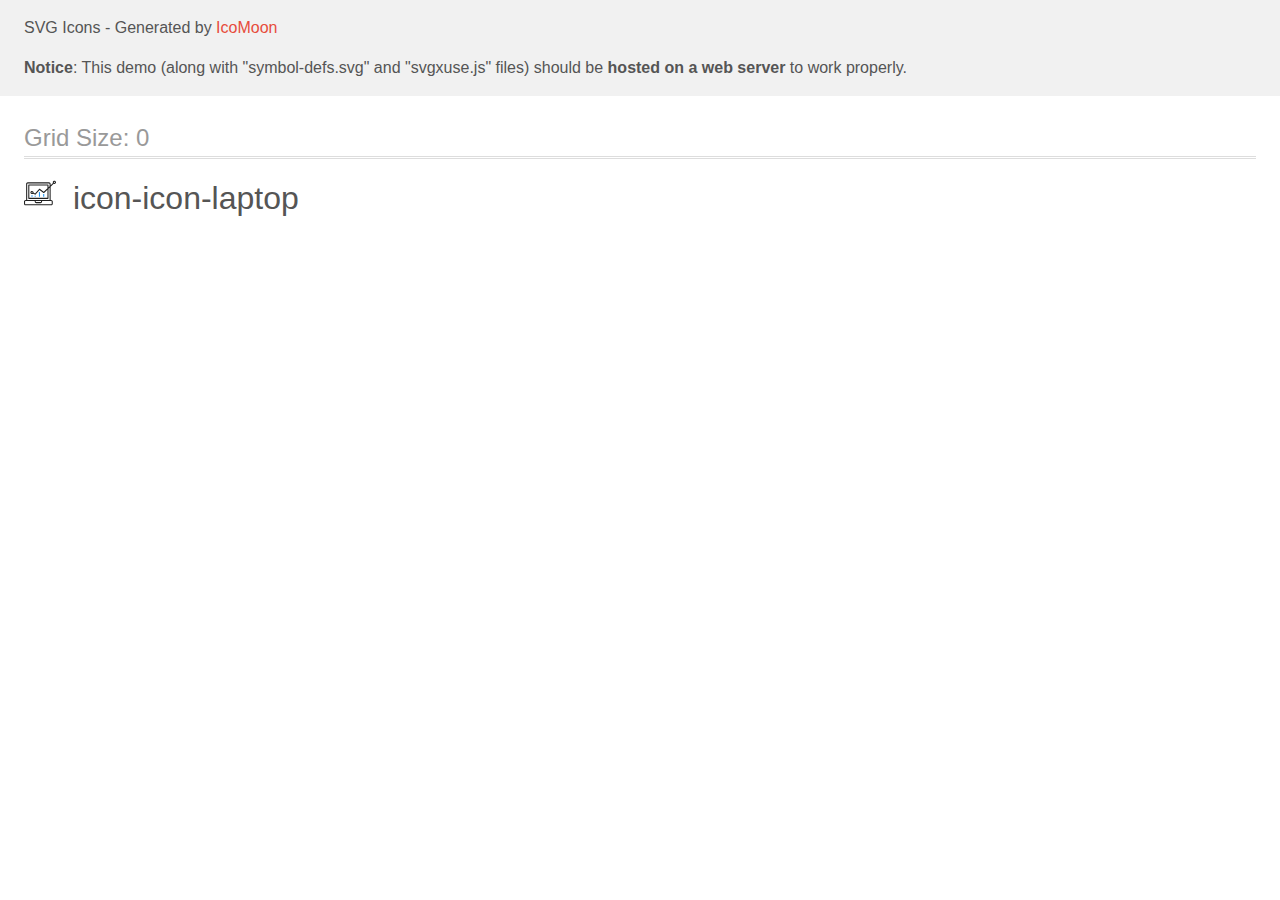
<file: images/icomoon (4)/demo-external-svg.html>
<!doctype html>
<html>
<head>
    <title>IcoMoon - SVG Icons</title>
    <meta charset="utf-8">
    <meta name="viewport" content="width=device-width, initial-scale=1">
    <link rel="stylesheet" href="demo-files/demo.css">
    <link rel="stylesheet" href="style.css">
</head>
<body>
<header class="bgc1 clearfix">
<div class="mhl">
    <p>SVG Icons - Generated by <a href="https://icomoon.io/app">IcoMoon</a></p><p><strong>Notice</strong>: This demo (along with "symbol-defs.svg" and "svgxuse.js" files) should be <b>hosted on a web server</b> to work properly.</p>
</div>
</header>
    <div class="clearfix mhl ptl">
        <h1 class="mvm mtn fgc1">Grid Size: 0</h1>
        <div class="glyph fs1">
            <div class="clearfix pbs">
                <svg class="icon icon-icon-laptop"><use xlink:href="symbol-defs.svg#icon-icon-laptop"></use></svg><span class="name"> icon-icon-laptop</span>
            </div>
        </div>
  </div>
<script defer src="svgxuse.js"></script>
</body>
</html>
</file>
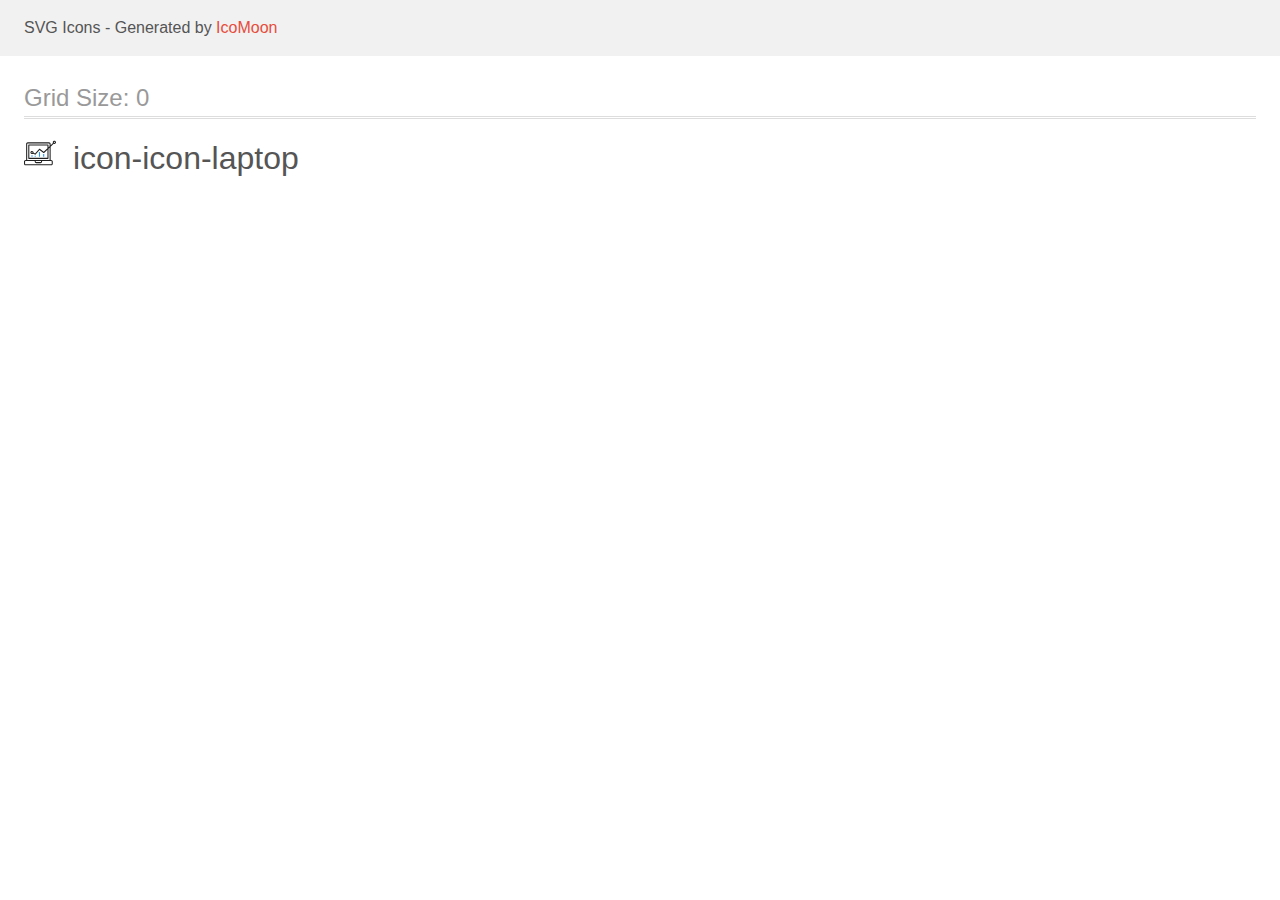
<file: images/icomoon (4)/demo.html>
<!doctype html>
<html>
<head>
    <title>IcoMoon - SVG Icons</title>
    <meta charset="utf-8">
    <meta name="viewport" content="width=device-width, initial-scale=1">
    <link rel="stylesheet" href="demo-files/demo.css">
    <link rel="stylesheet" href="style.css">
</head>
<body>
<svg aria-hidden="true" style="position: absolute; width: 0; height: 0; overflow: hidden;" version="1.1" xmlns="http://www.w3.org/2000/svg" xmlns:xlink="http://www.w3.org/1999/xlink">
<defs>
<symbol id="icon-icon-laptop" viewBox="0 0 32 32">
<path fill="#2196f3" style="fill: var(--color1, #2196f3)" d="M14.926 14.965h1.066v4.798h-1.066v-4.797z"></path>
<path fill="#2196f3" style="fill: var(--color1, #2196f3)" d="M19.19 17.097h1.066v2.665h-1.066v-2.665z"></path>
<path fill="#2196f3" style="fill: var(--color1, #2196f3)" d="M10.661 18.696h1.066v1.066h-1.066v-1.066z"></path>
<path fill="#2196f3" style="fill: var(--color1, #2196f3)" d="M7.463 18.163h1.066v1.599h-1.066v-1.599z"></path>
<path fill="#212121" style="fill: var(--color2, #212121)" d="M1.599 28.291h25.587c0.883 0 1.599-0.716 1.599-1.599v-2.132c0-0.883-0.716-1.599-1.599-1.599h-0.533v-13.293l3.028-2.868c0.703 0.346 1.553 0.136 2.013-0.499s0.396-1.508-0.152-2.068-1.42-0.644-2.065-0.198c-0.644 0.446-0.873 1.292-0.542 2.002l-2.281 2.163v-1.23c0-0.883-0.716-1.599-1.599-1.599h-21.322c-0.883 0-1.599 0.716-1.599 1.599v15.992h-0.533c-0.883 0-1.599 0.716-1.599 1.599v2.132c0 0.883 0.716 1.599 1.599 1.599zM30.384 4.837c0.294 0 0.533 0.239 0.533 0.533s-0.239 0.533-0.533 0.533c-0.294 0-0.533-0.239-0.533-0.533s0.239-0.533 0.533-0.533zM3.198 6.969c0-0.294 0.239-0.533 0.533-0.533h21.322c0.294 0 0.533 0.239 0.533 0.533v2.239l-1.066 1.013v-2.186c0-0.294-0.239-0.533-0.533-0.533h-19.19c-0.294 0-0.533 0.239-0.533 0.533v13.326c0 0.294 0.239 0.533 0.533 0.533h19.19c0.294 0 0.533-0.239 0.533-0.533v-9.674l1.066-1.010v12.284h-22.388v-15.992zM7.996 13.899c-0.721-0.002-1.354 0.478-1.546 1.174s0.105 1.433 0.725 1.801c0.62 0.368 1.41 0.276 1.928-0.226l1.853 0.93c0.215 0.108 0.476 0.057 0.636-0.123l3.939-4.431 3.872 2.901c0.208 0.156 0.498 0.139 0.686-0.039l3.365-3.188v8.131h-18.124v-12.26h18.124v2.66l-3.771 3.572-3.904-2.927c-0.222-0.166-0.534-0.135-0.718 0.072l-3.993 4.493-1.493-0.746c0.011-0.064 0.018-0.129 0.020-0.193 0-0.883-0.716-1.599-1.599-1.599zM8.529 15.498c0 0.294-0.239 0.533-0.533 0.533s-0.533-0.239-0.533-0.533c0-0.294 0.239-0.533 0.533-0.533s0.533 0.239 0.533 0.533zM11.727 24.027h5.331v0.533c0 0.294-0.239 0.533-0.533 0.533h-4.264c-0.294 0-0.533-0.239-0.533-0.533v-0.533zM1.066 24.56c0-0.294 0.239-0.533 0.533-0.533h9.062v0.533c0 0.883 0.716 1.599 1.599 1.599h4.264c0.883 0 1.599-0.716 1.599-1.599v-0.533h9.062c0.294 0 0.533 0.239 0.533 0.533v2.132c0 0.294-0.239 0.533-0.533 0.533h-25.587c-0.294 0-0.533-0.239-0.533-0.533v-2.132z"></path>
</symbol>
</defs>
</svg>

<header class="bgc1 clearfix">
<div class="mhl">
    <p>SVG Icons - Generated by <a href="https://icomoon.io/app">IcoMoon</a></p>
</div>
</header>
    <div class="clearfix mhl ptl">
        <h1 class="mvm mtn fgc1">Grid Size: 0</h1>
        <div class="glyph fs1">
            <div class="clearfix pbs">
                <svg class="icon icon-icon-laptop"><use xlink:href="#icon-icon-laptop"></use></svg><span class="name"> icon-icon-laptop</span>
            </div>
        </div>
  </div>
<script defer src="svgxuse.js"></script>
</body>
</html>
</file>
<file: images/icomoon (4)/demo-files/demo.css>
body {
  padding: 0;
  margin: 0;
  font-family: sans-serif;
  font-size: 1em;
  line-height: 1.5;
  color: #555;
  background: #fff;
}
h1 {
  font-size: 1.5em;
  font-weight: normal;
  box-shadow: 0 1px #ddd, 0 2px #fff, 0 3px #ddd;
}
small {
  font-size: .66666667em;
}
a {
  color: #e74c3c;
  text-decoration: none;
}
a:hover, a:focus {
  box-shadow: 0 1px #e74c3c;
}
.bshadow0, input {
  box-shadow: inset 0 -2px #e7e7e7;
}
input:hover {
  box-shadow: inset 0 -2px #ccc;
}
input, fieldset {
  font-size: 1em;
  margin: 0;
  padding: 0;
  border: 0;
}
input {
  color: inherit;
  line-height: 1.5;
  height: 1.5em;
  padding: .25em 0;
}
input:focus {
  outline: none;
  box-shadow: inset 0 -2px #449fdb;
}
.glyph {
  font-size: 16px;
  margin-right: 1.5em;
  float: left;
  width: 17em;
}
svg {
  color: #000;
}
.liga {
  width: 80%;
  width: calc(100% - 2.5em);
}
.talign-right {
  text-align: right;
}
.talign-center {
  text-align: center;
}
.bgc1 {
  background: #f1f1f1;
}
.fgc0 {
  color: #000;
}
.fgc1 {
  color: #999;
}
p {
  margin-top: 1em;
  margin-bottom: 1em;
}
.mvm {
  margin-top: .75em;
  margin-bottom: .75em;
}
.mtn {
  margin-top: 0;
}
.mtl, .mal {
  margin-top: 1.5em;
}
.mbl, .mal {
  margin-bottom: 1.5em;
}
.mal, .mhl {
  margin-left: 1.5em;
  margin-right: 1.5em;
}
.mhmm {
  margin-left: 1em;
  margin-right: 1em;
}
.ptl {
  padding-top: 1.5em;
}
.pbs, .pvs {
  padding-bottom: .25em;
}
.pvs, .pts {
  padding-top: .25em;
}
.unit {
  float: left;
}
.unitRight {
  float: right;
}
.size1of2 {
  width: 50%;
}
.size1of1 {
  width: 100%;
}
.clearfix:before, .clearfix:after {
  content: " ";
  display: table;
}
.clearfix:after {
  clear: both;
}
.hidden-true {
  display: none;
}
.textbox0 {
  width: 3em;
  background: #f1f1f1;
  padding: .25em .5em;
  line-height: 1.5;
  height: 1.5em;
}
.fs0 {
  font-size: 16px;
}
.fs1 {
  font-size: 32px;
}
.name {
  margin-left: .25em;
}
</file>
<file: images/icomoon (4)/style.css>
.icon {
  display: inline-block;
  width: 1em;
  height: 1em;
  stroke-width: 0;
  stroke: currentColor;
  fill: currentColor;
}

/* ==========================================
Single-colored icons can be modified like so:
.icon-name {
  font-size: 32px;
  color: red;
}
========================================== */
</file>
<file: css/main.min.css>
:root{--main-color: #757575;--title-text-color: #212121;--accent-color: #2196F3;--second-accent-color: #ffffff;--background-secondary-colour: #2F303A;--team-section-background: #F5F4FA;--social-media-card-color:#AFB1B8;--darkest-black:#000000}.form-icon{position:absolute;left:12px;top:50%;-webkit-transform:translateY(-50%);transform:translateY(-50%);-webkit-transition:fill 250ms cubic-bezier(0.4, 0, 0.2, 1);transition:fill 250ms cubic-bezier(0.4, 0, 0.2, 1)}.is-hidden{opacity:0;pointer-events:none;visibility:hidden}.visually-hidden{position:absolute;width:1px;height:1px;margin:-1px;border:0;padding:0;clip:rect(0, 0, 0, 0);overflow:hidden;white-space:nowrap;-webkit-clip-path:inset(50%);clip-path:inset(50%);overflow:hidden}h1,h2,h3,h4,h5,h6{margin:0;padding:0}img{display:block;width:100%}p{margin:0;padding:0}a{text-decoration:none}body{font-family:Roboto, "Sans-serif";font-size:14px;background-color:var(--second-accent-color);color:var(--main-color)}.list{list-style:none;margin:0;padding:0}.limk{text-decoration:none}.container{text-align:center;width:100%;padding-right:15px;padding-left:15px;margin:0 auto}@media (min-width: 480px) and (max-width: 767px){.container{width:480px}}@media (min-width: 768px){.container{width:768px}}@media (min-width: 1200px){.container{width:1200px}}.logo{color:var(--accent-color);font-weight:700;font-size:24px;line-height:28px;letter-spacing:0.03em;font-family:Raleway;font-weight:bold}@media screen and (min-width: 1200px){.logo{font-size:26px;line-height:1.20}}.logo--light{color:var(--second-accent-color)}.logo--dark{color:var(--title-text-color)}.logo-header{color:var(--accent-color);padding-bottom:16px;padding-top:16px}@media (min-width: 768px){.logo-header{padding-bottom:26px;padding-top:26px}}.logo--footer{margin-bottom:20px;display:inline-block;height:28px;width:154px}.header{border:1px solid #ECECEC}.header__container{display:-webkit-box;display:-ms-flexbox;display:flex;-webkit-box-pack:justify;-ms-flex-pack:justify;justify-content:space-between}.navigation{display:-webkit-box;display:-ms-flexbox;display:flex;-webkit-box-align:center;-ms-flex-align:center;align-items:center;margin-right:84px}.nav-list{display:none;margin-left:93px}@media (miax-width: 1199px){.nav-list{width:294px}}@media screen and (min-width: 768px){.nav-list{display:-webkit-box;display:-ms-flexbox;display:flex;margin-left:88px}}@media screen and (min-width: 1200px){.nav-list{margin-left:93px}}.nav-list__item+.nav-list__item{margin-left:50px}.nav-list__link{font-weight:500;font-family:Roboto;font-weight:500;font-size:14px;line-height:16.41px;letter-spacing:0.02em;color:var(--title-text-color);display:block;padding-bottom:32px;padding-top:32px;-webkit-transition:color 250ms cubic-bezier(0.4, 0, 0.2, 1);transition:color 250ms cubic-bezier(0.4, 0, 0.2, 1);position:relative}@media screen and (min-width: 1200px){.nav-list__link{font-size:16px;line-height:1.17}}.nav-list__link:hover,.nav-list__link:focus{color:var(--accent-color)}.contacs-header{display:none;margin-left:auto}@media (min-width: 768px){.contacs-header{display:-webkit-box;display:-ms-flexbox;display:flex;-ms-flex-wrap:wrap;flex-wrap:wrap}}@media screen and (min-width: 1200px){.contacs-header{-webkit-box-pack:center;-ms-flex-pack:center;justify-content:center;-webkit-box-align:center;-ms-flex-align:center;align-items:center}}.contacs-header__link{font-weight:500;font-family:Roboto;font-size:12px;line-height:14px;color:var(--main-color);display:-webkit-box;display:-ms-flexbox;display:flex;-webkit-box-align:center;-ms-flex-align:center;align-items:center;padding-bottom:32px;padding-top:32px;-webkit-transition:color 250ms cubic-bezier(0.4, 0, 0.2, 1);transition:color 250ms cubic-bezier(0.4, 0, 0.2, 1)}.contacs-header__link:hover,.contacs-header__link:focus{color:var(--accent-color)}@media screen and (min-width: 768px){.contacs-header__link{padding-bottom:0;padding-top:0}}@media screen and (min-width: 1200px){.contacs-header__link{font-size:14px;line-height:1.17;padding-top:32px;padding-bottom:32px}}.contacs-header__item{display:-webkit-box;display:-ms-flexbox;display:flex;-webkit-box-align:center;-ms-flex-align:center;align-items:center}@media (min-width: 768px) and (max-width: 1199px){.contacs-header__item+.contacs-header__item{margin-top:10px}.contacs-header__item:nth-child(1){padding-top:21px}.contacs-header__item:last-child{padding-bottom:21px}}@media screen and (min-width: 1200px){.contacs-header__item+.contacs-header__item{margin-left:50px;margin-top:0}}.mailbox{margin-right:10px;fill:currentColor}.mailbox:hover,.mailbox:focus{fill:var(--accent-color)}.icon-phone{margin-right:10px;fill:currentColor}.icon-phone+.icon-phone{fill:var(--accent-color)}.current-page-main{position:relative}.current-page-main::after{content:"";background-color:var(--accent-color);border-radius:2px;position:absolute;width:48px;height:4px;bottom:-1px;left:50%;-webkit-transform:translateX(-50%);transform:translateX(-50%)}.current-page-port{position:relative}.current-page-port::after{content:"";background-color:var(--accent-color);border-radius:2px;position:absolute;width:78px;height:4px;bottom:-1px;left:50%;-webkit-transform:translateX(-50%);transform:translateX(-50%)}.menu-button-open{border:none;background-color:transparent}@media screen and (min-width: 768px){.menu-button-open{display:none}}.mob-menu{position:fixed;z-index:1000;left:0;top:0;width:100vw;height:100vh;padding-top:48px;padding-right:83px;padding-bottom:48px;padding-left:40px;background-color:var(--second-accent-color)}.mob-container{width:100%;height:100%;display:-webkit-box;display:-ms-flexbox;display:flex;-webkit-box-orient:vertical;-webkit-box-direction:normal;-ms-flex-direction:column;flex-direction:column;-webkit-box-pack:justify;-ms-flex-pack:justify;justify-content:space-between}.menu-button-close{position:absolute;top:10px;right:15px;fill:var(--title-text-color);border:none;background-color:transparent}.menu-button-close:hover,.menu-button-close:focus{color:var(--accent-color);-webkit-transition:color 250ms cubic-bezier(0.4, 0, 0.2, 1);transition:color 250ms cubic-bezier(0.4, 0, 0.2, 1)}.menu-button-close__svg{fill:currentColor}.nav-mob-list__link{font-family:'Roboto';font-style:normal;font-weight:500;font-size:40px;line-height:calc(47 / 40);letter-spacing:0.02em;color:var(--title-text-color)}.nav-mob-list__link:hover,.nav-mob-list__link:focus{color:var(--accent-color);-webkit-transition:color 250ms cubic-bezier(0.4, 0, 0.2, 1);transition:color 250ms cubic-bezier(0.4, 0, 0.2, 1)}.nav-mob-list__item+.nav-mob-list__item{margin-top:32px}.contacs-header-mob{margin-top:auto;margin-bottom:64px}.contacs-header-mob__phone{margin-bottom:32px;font-family:'Roboto';font-style:normal;font-weight:500;font-size:34px;line-height:calc(40 / 24);letter-spacing:0.02em;color:var(--main-color)}.contacs-header-mob__phone:hover,.contacs-header-mob__phone:focus{color:var(--accent-color);-webkit-transition:color 250ms cubic-bezier(0.4, 0, 0.2, 1);transition:color 250ms cubic-bezier(0.4, 0, 0.2, 1)}.contacs-header-mob__mail{font-family:'Roboto';font-style:normal;font-weight:500;font-size:24px;line-height:calc(28 / 24);letter-spacing:0.02em;color:var(--main-color)}.contacs-header-mob__mail:hover,.contacs-header-mob__mail:focus{color:var(--accent-color);-webkit-transition:color 250ms cubic-bezier(0.4, 0, 0.2, 1);transition:color 250ms cubic-bezier(0.4, 0, 0.2, 1)}.social-mob{display:-webkit-box;display:-ms-flexbox;display:flex;-webkit-box-align:center;-ms-flex-align:center;align-items:center;-webkit-box-pack:start;-ms-flex-pack:start;justify-content:start}@media (max-width: 420px){.social-mob{-ms-flex-wrap:wrap;flex-wrap:wrap}}.social-mob__item{margin-right:10px;display:-webkit-box;display:-ms-flexbox;display:flex;-webkit-box-align:center;-ms-flex-align:center;align-items:center;border-left:1px solid rgba(33,33,33,0.2);padding-left:10px}.social-mob__item:last-child{margin-right:0}.social-mob__item:first-child{border-left:none;padding-left:0}.social-mob__link{font-family:'Roboto';font-style:normal;font-weight:500;font-size:18px;line-height:calc(22/ 18);letter-spacing:0.02em;color:var(--accent-color)}.social-mob__link:hover,.social-mob__link:focus{color:var(--accent-color);-webkit-transition:color 250ms cubic-bezier(0.4, 0, 0.2, 1);transition:color 250ms cubic-bezier(0.4, 0, 0.2, 1)}.current{color:var(--accent-color)}.hero{background-color:var(--background-secondary-colour);padding-bottom:118px;padding-top:118px;width:100%;margin-left:auto;margin-right:auto;height:400px;background-size:cover;background-image:-webkit-gradient(linear, left top, left bottom, from(rgba(47,48,58,0.4)), to(rgba(47,48,58,0.4))),url(../images/tel-hero.jpg);background-image:linear-gradient(rgba(47,48,58,0.4), rgba(47,48,58,0.4)),url(../images/tel-hero.jpg);background-repeat:no-repeat}@media (-webkit-min-device-pixel-ratio: 2), (min-resolution: 192dpi), (min-device-pixel-ratio: 2), (min-resolution: 2dppx){.hero{background-image:-webkit-gradient(linear, left top, left bottom, from(rgba(47,48,58,0.4)), to(rgba(47,48,58,0.4))),url(../images/tel-hero-2x.jpg);background-image:linear-gradient(rgba(47,48,58,0.4), rgba(47,48,58,0.4)),url(../images/tel-hero-2x.jpg)}}@media screen and (min-width: 480px) and (max-width: 767px){.hero{background-image:-webkit-gradient(linear, left top, left bottom, from(rgba(47,48,58,0.4)), to(rgba(47,48,58,0.4))),url(../images/tab-hero.jpg);background-image:linear-gradient(rgba(47,48,58,0.4), rgba(47,48,58,0.4)),url(../images/tab-hero.jpg)}}@media screen and (min-width: 480px) and (max-width: 767px) and (-webkit-min-device-pixel-ratio: 2), screen and (min-width: 480px) and (max-width: 767px) and (min-resolution: 192dpi), screen and (min-width: 480px) and (max-width: 767px) and (min-device-pixel-ratio: 2), screen and (min-width: 480px) and (max-width: 767px) and (min-resolution: 2dppx){.hero{background-image:-webkit-gradient(linear, left top, left bottom, from(rgba(47,48,58,0.4)), to(rgba(47,48,58,0.4))),url(../images/tab-hero-2x.jpg);background-image:linear-gradient(rgba(47,48,58,0.4), rgba(47,48,58,0.4)),url(../images/tab-hero-2x.jpg)}}@media screen and (min-width: 769px) and (max-width: 1199px){.hero{height:400px;background-image:-webkit-gradient(linear, left top, left bottom, from(rgba(47,48,58,0.4)), to(rgba(47,48,58,0.4))),url(../images/lap-hero.jpg);background-image:linear-gradient(rgba(47,48,58,0.4), rgba(47,48,58,0.4)),url(../images/lap-hero.jpg)}}@media screen and (min-width: 769px) and (max-width: 1199px) and (-webkit-min-device-pixel-ratio: 2), screen and (min-width: 769px) and (max-width: 1199px) and (min-resolution: 192dpi), screen and (min-width: 769px) and (max-width: 1199px) and (min-device-pixel-ratio: 2), screen and (min-width: 769px) and (max-width: 1199px) and (min-resolution: 2dppx){.hero{background-image:-webkit-gradient(linear, left top, left bottom, from(rgba(47,48,58,0.4)), to(rgba(47,48,58,0.4))),url(../images/lap-hero-2x.jpg);background-image:linear-gradient(rgba(47,48,58,0.4), rgba(47,48,58,0.4)),url(../images/lap-hero-2x.jpg)}}@media screen and (min-width: 1200px){.hero{max-width:1600px;height:600px;background-image:-webkit-gradient(linear, left top, left bottom, from(rgba(47,48,58,0.4)), to(rgba(47,48,58,0.4))),url(../images/lap-hero.jpg);background-image:linear-gradient(rgba(47,48,58,0.4), rgba(47,48,58,0.4)),url(../images/lap-hero.jpg);padding-top:200px;padding-bottom:200px}}@media screen and (min-width: 1200px) and (-webkit-min-device-pixel-ratio: 2), screen and (min-width: 1200px) and (min-resolution: 192dpi), screen and (min-width: 1200px) and (min-device-pixel-ratio: 2), screen and (min-width: 1200px) and (min-resolution: 2dppx){.hero{background-image:-webkit-gradient(linear, left top, left bottom, from(rgba(47,48,58,0.4)), to(rgba(47,48,58,0.4))),url(../images/lap-hero-2x.jpg);background-image:linear-gradient(rgba(47,48,58,0.4), rgba(47,48,58,0.4)),url(../images/lap-hero-2x.jpg)}}.hero__container{text-align:center}@media screen and (max-width: 767px){.hero__container{padding-left:15px;padding-right:15px}}@media screen and (min-width: 1200px){.hero__container{width:696px;margin-left:auto;margin-right:auto}}.hero__title{display:block;font-weight:900;font-size:26px;line-height:calc(42 / 26);text-transform:uppercase;text-align:center;color:var(--second-accent-color);margin-bottom:30px;margin-right:auto;margin-left:auto;letter-spacing:0.06em}@media (max-width: 479px){.hero__title{font-size:20px;line-height:calc(26 / 20)}}@media (min-width: 768px){.hero__title{width:360px}}@media (min-width: 1200px){.hero__title{font-size:44px;line-height:1.36;width:696px;height:120px}}.hero__button{display:inline-block;font-family:Roboto, "Sans-serif";font-weight:700;font-size:16px;line-height:1.9;text-align:center;letter-spacing:0.06em;color:var(--second-accent-color);background-color:var(--accent-color);cursor:pointer;border:0;border-radius:3px;padding-left:32px;padding-top:10px;padding-bottom:10px;padding-right:32px;min-width:200px}.features{padding-top:60px;padding-bottom:60px}@media screen and (min-width: 1200px){.features{padding-top:94px;padding-bottom:94px}}.features-list{margin-bottom:-30px}@media (min-width: 768px){.features-list{display:-webkit-box;display:-ms-flexbox;display:flex;-ms-flex-wrap:wrap;flex-wrap:wrap}}.features-list__title{text-align:center;font-weight:bold;font-size:14px;line-height:calc(16 / 14);letter-spacing:0.03em;text-transform:uppercase;color:var(--title-text-color);margin-bottom:10px}@media (min-width: 768px){.features-list__title{text-align:left}}.features-list__description{color:var(--main-color);text-align:left;font-family:'Roboto';font-style:normal;font-weight:400;font-size:14px;line-height:24px;letter-spacing:0.03em}@media (min-width: 1200px){.features-list__description{height:75px}}.features-list__item{width:100%;text-align:left;margin-bottom:30px}@media (min-width: 480px){.features-list__item{height:226px}}@media (min-width: 768px) and (max-width: 1199px){.features-list__item{width:calc((100% - 30px) / 2)}.features-list__item:nth-of-type(2n){margin-left:30px}.features-list__item:nth-of-type(-n+2){height:251px}}@media (min-width: 1200px){.features-list__item{width:calc((100% - 90px) / 4);height:251px;width:270px}.features-list__item:nth-of-type(n+2){margin-left:30px}}.svg-img-container{width:100%;min-height:120px;background-color:var(--team-section-background);display:-webkit-box;display:-ms-flexbox;display:flex;-webkit-box-align:center;-ms-flex-align:center;align-items:center;-webkit-box-pack:center;-ms-flex-pack:center;justify-content:center;margin-bottom:30px}.features-svg{height:70px}.activity{display:none;padding-bottom:94px}@media (min-width: 1200px){.activity{display:block}.activity__title{font-weight:bold;font-size:36px;line-height:calc(42 / 36);text-align:center;letter-spacing:0.03em;color:var(--title-text-color);margin-bottom:50px}}.activity-wrapper{position:relative;display:-webkit-box;display:-ms-flexbox;display:flex;-webkit-box-align:end;-ms-flex-align:end;align-items:flex-end}.activity-wrapper__img{display:block;max-width:100%}.activity-wrapper__overlay{position:absolute;bottom:0;left:0;display:-webkit-box;display:-ms-flexbox;display:flex;-webkit-box-pack:center;-ms-flex-pack:center;justify-content:center;-webkit-box-align:center;-ms-flex-align:center;align-items:center;width:100%;height:70px;text-align:center;font-weight:bold;font-size:14px;line-height:calc(16/14);text-align:center;letter-spacing:0.03em;text-transform:uppercase;color:var(--second-accent-color);background-color:rgba(47,48,58,0.8)}.activity-list{display:-webkit-box;display:-ms-flexbox;display:flex;-webkit-box-pack:center;-ms-flex-pack:center;justify-content:center}.activity-list__item+.activity-list__item{margin-left:30px}.team{background-color:var(--team-section-background);padding-bottom:60px;padding-top:60px}@media (min-width: 1200px){.team{padding-bottom:94px;padding-top:94px}}.team__title{font-weight:bold;font-size:28px;line-height:33px;text-align:center;letter-spacing:0.03em;color:var(--title-text-color);margin-bottom:30px}@media (min-width: 1200px){.team__title{margin-bottom:50px;font-size:36px;line-height:calc(42 / 36)}}@media (min-width: 768px){.team-list{display:-webkit-box;display:-ms-flexbox;display:flex;-webkit-box-pack:center;-ms-flex-pack:center;justify-content:center;-ms-flex-wrap:wrap;flex-wrap:wrap;margin-bottom:-30px}}.team-list__item{background-color:var(--second-accent-color);-webkit-box-shadow:0px 1px 3px rgba(0,0,0,0.12),0px 1px 1px rgba(0,0,0,0.14),0px 2px 1px rgba(0,0,0,0.2);box-shadow:0px 1px 3px rgba(0,0,0,0.12),0px 1px 1px rgba(0,0,0,0.14),0px 2px 1px rgba(0,0,0,0.2);border-radius:0px 0px 4px 4px;width:100%;margin-bottom:30px}@media (max-width: 767px){.team-list__item:last-child{margin-bottom:0}}@media (min-width: 768px) and (max-width: 1199px){.team-list__item{width:calc((100% - 30px ) / 2)}.team-list__item:nth-of-type(2n){margin-left:30px}}@media (min-width: 1200px){.team-list__item{width:calc((100% - 90px) / 4)}.team-list__item+.team-list__item{margin-left:30px}}.team-list__name{font-weight:500;font-size:16px;line-height:calc(19 / 16);text-align:center;letter-spacing:0.03em;color:var(--title-text-color);margin-bottom:10px}.team-list__profesion{font-size:16px;line-height:calc(19 / 16);text-align:center;letter-spacing:0.03em;color:var(--main-color);margin-bottom:16px}.team-list__content{padding-bottom:24px;padding-top:30px;text-align:center}@media (min-width: 1200px){.team-list__content{padding-bottom:30px;padding-left:32px;padding-right:32px}}.card-media-list{display:-webkit-box;display:-ms-flexbox;display:flex;-webkit-box-align:center;-ms-flex-align:center;align-items:center;-webkit-box-pack:center;-ms-flex-pack:center;justify-content:center}.card-media-list__item{display:-webkit-box;display:-ms-flexbox;display:flex;-webkit-box-pack:center;-ms-flex-pack:center;justify-content:center;-webkit-box-align:center;-ms-flex-align:center;align-items:center}.card-media-list__item+.card-media-list__item{margin-left:10px}.card-media-list__link{border-radius:50%;width:44px;height:44px;background-color:transparent;border:none;color:var(--social-media-card-color);display:-webkit-box;display:-ms-flexbox;display:flex;-webkit-box-align:center;-ms-flex-align:center;align-items:center;-webkit-box-pack:center;-ms-flex-pack:center;justify-content:center;-webkit-transition:background-color 250ms cubic-bezier(0.4, 0, 0.2, 1),color 250ms cubic-bezier(0.4, 0, 0.2, 1);transition:background-color 250ms cubic-bezier(0.4, 0, 0.2, 1),color 250ms cubic-bezier(0.4, 0, 0.2, 1)}.card-media-list__link:hover,.card-media-list__link:focus{background-color:var(--accent-color);color:var(--second-accent-color)}.media-icon{fill:currentColor}.clients{padding-top:60px;padding-bottom:60px}@media (min-width: 1200px){.clients{padding-top:94px;padding-bottom:94px}}.clients__title{font-weight:bold;text-align:center;letter-spacing:0.03em;color:var(--title-text-color);margin-bottom:30px;font-size:28px;line-height:33px}@media (min-width: 1200px){.clients__title{margin-bottom:50px;font-size:36px;line-height:42px}}.clients-list{display:-webkit-box;display:-ms-flexbox;display:flex;-ms-flex-wrap:wrap;flex-wrap:wrap;margin-bottom:-30px}.clients-list__item{width:calc((100% - 30px) / 2);display:-webkit-box;display:-ms-flexbox;display:flex;-webkit-box-align:center;-ms-flex-align:center;align-items:center;-webkit-box-pack:center;-ms-flex-pack:center;justify-content:center;color:var(--social-media-card-color);margin-bottom:30px}@media (max-width: 767px){.clients-list__item:nth-of-type(2n+1){margin-right:30px}}@media screen and (min-width: 768px) and (max-width: 1199px){.clients-list__item{width:calc((100% - 60px) / 3);margin-right:30px}.clients-list__item:nth-child(3n){margin-right:0}}@media (min-width: 1200px){.clients-list__item{width:calc((100% - 150px) / 6)}.clients-list__item+.clients-list__item{margin-left:30px;margin-right:0}.clients-list__item:first-child{margin-left:0}}.clients-list__link{color:var(--social-media-card-color);display:-webkit-box;display:-ms-flexbox;display:flex;-webkit-box-pack:center;-ms-flex-pack:center;justify-content:center;-webkit-box-align:center;-ms-flex-align:center;align-items:center;width:100%;height:92px;border:1px solid #AFB1B8;border-radius:4px;-webkit-transition:border-color 250ms cubic-bezier(0.4, 0, 0.2, 1),color 250ms cubic-bezier(0.4, 0, 0.2, 1);transition:border-color 250ms cubic-bezier(0.4, 0, 0.2, 1),color 250ms cubic-bezier(0.4, 0, 0.2, 1)}.clients-list__link:hover,.clients-list__link:focus{color:var(--accent-color);cursor:pointer;border-color:var(--accent-color)}.clients-list__logo{fill:currentColor}.footer{background-color:var(--background-secondary-colour);padding-top:60px;padding-bottom:60px}@media (max-width: 767px){.footer-form-container{width:100%}}@media (min-width: 768px) and (max-width: 1199px){.footer-form-container{margin-right:auto;margin-left:auto}}@media screen and (min-width: 1200px){.footer-form-container{text-align:left}}.footer-form-container__title{margin-bottom:20px;font-family:Roboto;font-style:normal;font-weight:bold;font-size:14px;line-height:calc(16 / 14);letter-spacing:0.03em;text-transform:uppercase;color:var(--second-accent-color)}.container--footer{display:-webkit-box;display:-ms-flexbox;display:flex;-webkit-box-orient:vertical;-webkit-box-direction:normal;-ms-flex-direction:column;flex-direction:column;-webkit-box-align:center;-ms-flex-align:center;align-items:center}@media (min-width: 768px){.container--footer{-webkit-box-orient:horizontal;-webkit-box-direction:normal;-ms-flex-direction:row;flex-direction:row;padding-left:76px;padding-right:89px;-ms-flex-wrap:wrap;flex-wrap:wrap;-webkit-box-pack:justify;-ms-flex-pack:justify;justify-content:space-between}}@media (min-width: 1200px){.container--footer{padding-left:15px;padding-right:15px;-webkit-box-align:baseline;-ms-flex-align:baseline;align-items:baseline;-webkit-box-pack:start;-ms-flex-pack:start;justify-content:start}}.footer-contacs{margin-bottom:60px}@media screen and (min-width: 768px){.footer-contacs{margin-bottom:0}}@media (min-width: 1200px){.footer-contacs{margin-right:70px;text-align:left;margin-bottom:0}}.address{width:232px}@media screen and (min-width: 1200px){.address{width:231px}}.address-list__location{font-style:normal;font-size:14px;line-height:calc(24 / 14);letter-spacing:0.03em;color:var(--second-accent-color);-webkit-transition:color 250ms cubic-bezier(0.4, 0, 0.2, 1);transition:color 250ms cubic-bezier(0.4, 0, 0.2, 1)}.address-list__location:hover,.address-list__location:focus{color:var(--accent-color)}.address-list__contacs{font-style:normal;font-size:14px;line-height:24px;letter-spacing:0.03em;color:rgba(255,255,255,0.6);-webkit-transition:color 250ms cubic-bezier(0.4, 0, 0.2, 1);transition:color 250ms cubic-bezier(0.4, 0, 0.2, 1)}.address-list__contacs:focus,.address-list__contacs:hover{color:var(--accent-color)}.address-list__item{margin-bottom:8px;height:21px}@media (min-width: 1200px){.address-list__item{text-align:left;width:231px}}.address-list__item:nth-child(3){margin-bottom:0}@media screen and (min-width: 768px){.footer-media{margin-bottom:0}}@media (min-width: 1200px){.footer-media{text-align:left}}.footer-media__description{font-weight:bold;font-size:14px;line-height:calc(16/14);letter-spacing:0.03em;text-transform:uppercase;color:var(--second-accent-color);margin-bottom:20px}.footer-media-list{display:-webkit-box;display:-ms-flexbox;display:flex;-webkit-box-align:center;-ms-flex-align:center;align-items:center;-webkit-box-pack:center;-ms-flex-pack:center;justify-content:center}.footer-media-list__item{display:-webkit-box;display:-ms-flexbox;display:flex;-webkit-box-pack:center;-ms-flex-pack:center;justify-content:center;-webkit-box-align:center;-ms-flex-align:center;align-items:center}.footer-media-list__item+.footer-media-list__item{margin-left:10px}.footer-media-list__link{color:var(--second-accent-color);border-radius:50%;width:44px;height:44px;background-color:transparent;border:none;background-color:rgba(255,255,255,0.1);display:-webkit-box;display:-ms-flexbox;display:flex;-webkit-box-align:center;-ms-flex-align:center;align-items:center;-webkit-box-pack:center;-ms-flex-pack:center;justify-content:center;-webkit-transition:background-color 250ms cubic-bezier(0.4, 0, 0.2, 1);transition:background-color 250ms cubic-bezier(0.4, 0, 0.2, 1)}.footer-media-list__link:hover,.footer-media-list__link:focus{background-color:var(--accent-color);color:var(--second-accent-color)}.footer-form{display:-webkit-box;display:-ms-flexbox;display:flex;-ms-flex-wrap:wrap;flex-wrap:wrap;-webkit-box-pack:center;-ms-flex-pack:center;justify-content:center}@media (min-width: 1200px){.footer-form{-ms-flex-wrap:nowrap;flex-wrap:nowrap}}.footer-form__label{width:100%;margin-bottom:20px}@media (min-width: 767px) and (max-width: 1199px){.footer-form__label{width:450px}}@media screen and (min-width: 1200px){.footer-form__label{margin-bottom:20px}}.footer-form__submit{display:-webkit-box;display:-ms-flexbox;display:flex;width:200px;height:50px;font-family:Roboto;font-style:normal;font-weight:bold;font-size:16px;line-height:calc(30 / 16);letter-spacing:0.06em;padding-left:29px;padding-right:28px;padding-bottom:10px;padding-top:10px;color:var(--second-accent-color);background:var(--accent-color);-webkit-box-shadow:0px 4px 4px rgba(0,0,0,0.15);box-shadow:0px 4px 4px rgba(0,0,0,0.15);border-radius:4px;border:none;display:flex;-webkit-box-pack:center;-ms-flex-pack:center;justify-content:center;-webkit-box-align:center;-ms-flex-align:center;align-items:center}@media (min-width: 1200px){.footer-form__submit{margin-left:12px}}.footer-form__svg{margin-left:10px}.footer-form__input{width:100%;height:50px;padding-left:16px;border:1px solid rgba(255,255,255,0.3);-webkit-box-sizing:border-box;box-sizing:border-box;-webkit-filter:drop-shadow(0px 4px 4px rgba(0,0,0,0.15));filter:drop-shadow(0px 4px 4px rgba(0,0,0,0.15));border-radius:4px;background-color:transparent;color:rgba(255,255,255,0.6)}@media (min-width: 1200px){.footer-form__input{width:358px;height:50px;margin-bottom:0}}.footer-form:focus{outline:none}.footer-form::-webkit-input-placeholder{font-family:Roboto;font-style:normal;font-weight:normal;font-size:16px;line-height:calc(20 /16);display:-webkit-box;display:flex;-webkit-box-align:center;align-items:center;letter-spacing:0.03em;color:rgba(255,255,255,0.6)}.footer-form:-ms-input-placeholder{font-family:Roboto;font-style:normal;font-weight:normal;font-size:16px;line-height:calc(20 /16);display:-ms-flexbox;display:flex;-ms-flex-align:center;align-items:center;letter-spacing:0.03em;color:rgba(255,255,255,0.6)}.footer-form::-ms-input-placeholder{font-family:Roboto;font-style:normal;font-weight:normal;font-size:16px;line-height:calc(20 /16);display:-ms-flexbox;display:flex;-ms-flex-align:center;align-items:center;letter-spacing:0.03em;color:rgba(255,255,255,0.6)}.footer-form::placeholder{font-family:Roboto;font-style:normal;font-weight:normal;font-size:16px;line-height:calc(20 /16);display:-webkit-box;display:-ms-flexbox;display:flex;-webkit-box-align:center;-ms-flex-align:center;align-items:center;letter-spacing:0.03em;color:rgba(255,255,255,0.6)}.footer-about-wrap{margin-bottom:60px}@media (min-width: 768px) and (max-width: 1199px){.footer-about-wrap{display:-webkit-box;display:-ms-flexbox;display:flex;-webkit-box-align:baseline;-ms-flex-align:baseline;align-items:baseline;-webkit-box-pack:justify;-ms-flex-pack:justify;justify-content:space-between;width:100%;margin-bottom:60px}}@media screen and (min-width: 1200px){.footer-about-wrap{display:-webkit-box;display:-ms-flexbox;display:flex;-webkit-box-align:baseline;-ms-flex-align:baseline;align-items:baseline;margin-right:93px}}.portfolio{padding-bottom:60px;padding-top:60px}@media screen and (min-width: 1200px){.portfolio{padding-top:94px;padding-bottom:94px}}.portfolio-list{display:-webkit-box;display:-ms-flexbox;display:flex;margin-bottom:40px;-ms-flex-wrap:wrap;flex-wrap:wrap;margin-right:-8px}@media (max-width: 767px){.portfolio-list{max-width:362px}}@media (min-width: 768px){.portfolio-list{-webkit-box-pack:center;-ms-flex-pack:center;justify-content:center;width:100%;margin-bottom:30px}}@media (min-width: 1200px){.portfolio-list{-webkit-box-pack:center;-ms-flex-pack:center;justify-content:center;width:100%;margin-bottom:50px}}.portfolio-list__button{font-family:Roboto;font-style:normal;font-weight:500;font-size:16px;line-height:calc(26 / 16);text-align:center;letter-spacing:0.03em;color:var(--title-text-color);background-color:var(--team-section-background);cursor:pointer;border:none;border-radius:4px;padding-left:22px;padding-top:6px;padding-right:22px;padding-bottom:6px;-webkit-transition:background-color 250ms cubic-bezier(0.4, 0, 0.2, 1),color cubic-bezier(0.4, 0, 0.2, 1) 250ms,box-shaodw 250ms cubic-bezier(0.4, 0, 0.2, 1);transition:background-color 250ms cubic-bezier(0.4, 0, 0.2, 1),color cubic-bezier(0.4, 0, 0.2, 1) 250ms,box-shaodw 250ms cubic-bezier(0.4, 0, 0.2, 1)}.portfolio-list__button:focus,.portfolio-list__button:hover{background-color:var(--accent-color);color:var(--second-accent-color);-webkit-box-shadow:0px 3px 1px rgba(0,0,0,0.1),0px 1px 2px rgba(0,0,0,0.08),0px 2px 2px rgba(0,0,0,0.12);box-shadow:0px 3px 1px rgba(0,0,0,0.1),0px 1px 2px rgba(0,0,0,0.08),0px 2px 2px rgba(0,0,0,0.12)}.portfolio-list__item{margin-right:8px;height:38px}@media (max-width: 767px){.portfolio-list__item:nth-child(-n+3){margin-bottom:15px}}@media (min-width: 768px){.portfolio-list__item+.portfolio-list__item{margin-left:8px}.portfolio-list__item{margin-right:0}}.currrent-bottom{background-color:var(--accent-color);color:var(--second-accent-color);-webkit-transition:background-color 250ms cubic-bezier(0.4, 0, 0.2, 1),color 250ms cubic-bezier(0.4, 0, 0.2, 1),box-shaodw 250ms cubic-bezier(0.4, 0, 0.2, 1);transition:background-color 250ms cubic-bezier(0.4, 0, 0.2, 1),color 250ms cubic-bezier(0.4, 0, 0.2, 1),box-shaodw 250ms cubic-bezier(0.4, 0, 0.2, 1)}.currrent-bottom:hover,.currrent-bottom:focus{background-color:var(--accent-color);color:var(--second-accent-color);-webkit-box-shadow:0px 3px 1px rgba(0,0,0,0.1),0px 1px 2px rgba(0,0,0,0.08),0px 2px 2px rgba(0,0,0,0.12);box-shadow:0px 3px 1px rgba(0,0,0,0.1),0px 1px 2px rgba(0,0,0,0.08),0px 2px 2px rgba(0,0,0,0.12)}.portfolio-cards-list{display:-webkit-box;display:-ms-flexbox;display:flex;-ms-flex-wrap:wrap;flex-wrap:wrap;margin-bottom:-30px;height:100%}.portfolio-cards-list__title{font-weight:bold;font-size:18px;line-height:calc(36 / 18);color:var(--title-text-color);letter-spacing:0.06em;margin-bottom:4px}@media (min-width: 768px) and (max-width: 1199px){.portfolio-cards-list__title{width:306px}}.portfolio-cards-list__text{font-size:16px;line-height:calc(30 /16);color:inherit;letter-spacing:0.03em;font-family:Roboto;font-style:normal;font-weight:normal;letter-spacing:0.03em;color:var(--main-color)}.portfolio-cards-list__item{width:100%;margin-bottom:30px;-webkit-box-flex:1;-ms-flex-positive:1;flex-grow:1}@media (max-width: 1199px) and (min-width: 768px){.portfolio-cards-list__item{width:354px}.portfolio-cards-list__item:nth-of-type(2n){margin-left:30px}}@media (min-width: 1200px){.portfolio-cards-list__item{margin-right:30px;width:370px}}.portfolio-cards-list__item:nth-of-type(3n){margin-right:0}.portfolio-cards-list__content{padding-top:20px;padding-bottom:20px;border:1px solid #EEEEEE;border-top:none;padding-left:24px;padding-right:24px;text-align:left;-webkit-box-flex:1;-ms-flex-positive:1;flex-grow:1}@media (max-width: 1199px) and (min-width: 768px){.portfolio-cards-list__content{height:146px}}.portfolio-cards-list__link{display:-webkit-box;display:-ms-flexbox;display:flex;-webkit-box-orient:vertical;-webkit-box-direction:normal;-ms-flex-direction:column;flex-direction:column;width:100%;-webkit-transition:-webkit-box-shadow 250ms cubic-bezier(0.4, 0, 0.2, 1);transition:-webkit-box-shadow 250ms cubic-bezier(0.4, 0, 0.2, 1);transition:box-shadow 250ms cubic-bezier(0.4, 0, 0.2, 1);transition:box-shadow 250ms cubic-bezier(0.4, 0, 0.2, 1), -webkit-box-shadow 250ms cubic-bezier(0.4, 0, 0.2, 1)}.portfolio-cards-list__link:focus,.portfolio-cards-list__link:hover{-webkit-box-shadow:0px 1px 1px rgba(0,0,0,0.12),0px 4px 4px rgba(0,0,0,0.06),1px 4px 6px rgba(0,0,0,0.16);box-shadow:0px 1px 1px rgba(0,0,0,0.12),0px 4px 4px rgba(0,0,0,0.06),1px 4px 6px rgba(0,0,0,0.16)}.portfolio-cards-list__link:focus .portfolio-overlay__text,.portfolio-cards-list__link:hover .portfolio-overlay__text{-webkit-transform:translateY(0);transform:translateY(0)}@media (min-width: 768px) and (max-width: 1200px){.portfolio-cards-list__link{width:354px}}.portfolio-overlay__text{position:absolute;left:0;top:0;height:100%;padding-top:63px;padding-bottom:63px;padding-left:24px;padding-right:24px;overflow-y:scroll;font-size:18px;font-weight:normal;line-height:calc(28 / 18);letter-spacing:0.03em;text-align:left;color:var(--second-accent-color);background-color:rgba(33,150,243,0.9);-webkit-transform:translateY(101%);transform:translateY(101%);-webkit-transition:-webkit-transform 250ms cubic-bezier(0.4, 0, 0.2, 1);transition:-webkit-transform 250ms cubic-bezier(0.4, 0, 0.2, 1);transition:transform 250ms cubic-bezier(0.4, 0, 0.2, 1);transition:transform 250ms cubic-bezier(0.4, 0, 0.2, 1), -webkit-transform 250ms cubic-bezier(0.4, 0, 0.2, 1)}.portfolio-overlay{position:relative;overflow:hidden}.portfolio-overlay__text{position:absolute;left:0;top:0;height:100%;padding-top:63px;padding-bottom:63px;padding-left:24px;padding-right:24px;font-size:18px;font-weight:normal;line-height:calc(28 / 18);letter-spacing:0.03em;text-align:left;color:var(--second-accent-color);background-color:rgba(33,150,243,0.9);-webkit-transform:translateY(101%);transform:translateY(101%);-webkit-transition:-webkit-transform 250ms cubic-bezier(0.4, 0, 0.2, 1);transition:-webkit-transform 250ms cubic-bezier(0.4, 0, 0.2, 1);transition:transform 250ms cubic-bezier(0.4, 0, 0.2, 1);transition:transform 250ms cubic-bezier(0.4, 0, 0.2, 1), -webkit-transform 250ms cubic-bezier(0.4, 0, 0.2, 1)}.portfolio-cards-list__item>.portfolio-cards-list__link{-webkit-box-flex:1;-ms-flex-positive:1;flex-grow:1}.back-drop{position:fixed;top:0;left:0;width:100%;height:100%;padding-bottom:94px;padding-top:93px;padding-left:15px;padding-right:15px;overflow-y:scroll;background-color:rgba(0,0,0,0.2);opacity:1;-webkit-transition:opacity 250ms cubic-bezier(0.4, 0, 0.2, 1),visibility 250ms cubic-bezier(0.4, 0, 0.2, 1);transition:opacity 250ms cubic-bezier(0.4, 0, 0.2, 1),visibility 250ms cubic-bezier(0.4, 0, 0.2, 1)}@media screen and (min-width: 768px){.back-drop{padding:0}}.is-hidden .modal{-webkit-transform:scale(0.2) rotate(-45deg);transform:scale(0.2) rotate(-45deg)}.modal{position:relative;width:100%;padding-left:40px;padding-right:40px;padding-bottom:40px;padding-top:40px;border-radius:4px;-webkit-box-shadow:0px 1px 3px rgba(0,0,0,0.12),0px 1px 1px rgba(0,0,0,0.14),0px 2px 1px rgba(0,0,0,0.2);box-shadow:0px 1px 3px rgba(0,0,0,0.12),0px 1px 1px rgba(0,0,0,0.14),0px 2px 1px rgba(0,0,0,0.2);-webkit-transition:-webkit-transform 250ms cubic-bezier(0.4, 0, 0.2, 1);transition:-webkit-transform 250ms cubic-bezier(0.4, 0, 0.2, 1);transition:transform 250ms cubic-bezier(0.4, 0, 0.2, 1);transition:transform 250ms cubic-bezier(0.4, 0, 0.2, 1), -webkit-transform 250ms cubic-bezier(0.4, 0, 0.2, 1);background-color:var(--second-accent-color)}@media (min-width: 479px){.modal{width:696px}}@media screen and (min-width: 480px){.modal{width:450px;position:absolute;top:50%;left:50%;-webkit-transform:translate(-50%, -50%);transform:translate(-50%, -50%)}}@media screen and (min-width: 1200px){.modal{width:528px;height:581px}}.modal__caption{margin-bottom:12px;font-family:Roboto;font-style:normal;font-weight:bold;font-size:20px;line-height:calc(30 / 20);text-align:center;letter-spacing:0.03em;color:var(--title-text-color)}@media screen and (min-width: 1200px){.modal__caption{font-size:20px;line-height:calc(23 / 20)}}.modal-form__consent-checkbox:checked+.checkbox-icon{background-color:var(--accent-color);border:2px solid var(--accent-color);background-size:contain;background-origin:border-box;border-color:transparent}.modal-form__consent-checkbox:focus+.checkbox-icon{border:2px solid var(--accent-color);cursor:pointer}.modal-form__button{position:absolute;display:-webkit-box;display:-ms-flexbox;display:flex;-webkit-box-pack:center;-ms-flex-pack:center;justify-content:center;-webkit-box-align:center;-ms-flex-align:center;align-items:center;right:8px;top:8px;height:30px;width:30px;border-radius:50%;border:1px solid rgba(0,0,0,0.1);background-color:var(--second-accent-color);color:var(--darkest-black)}.modal-form__button:hover{cursor:pointer}.modal-form__button:hover .icon-cross,.modal-form__button:focus .icon-cross{fill:var(--accent-color)}.modal-form__submit{display:block;padding-left:56px;padding-right:55px;padding-top:10px;padding-bottom:10px;margin-left:auto;margin-right:auto;font-family:Roboto;font-style:normal;font-weight:bold;font-size:16px;line-height:calc(30 / 16);letter-spacing:0.06em;background:var(--accent-color);color:var(--second-accent-color);-webkit-box-shadow:0px 4px 4px rgba(0,0,0,0.15);box-shadow:0px 4px 4px rgba(0,0,0,0.15);border-radius:4px;border:none}.modal-form__submit:hover{cursor:pointer}.modal-form__consent-label{display:-webkit-box;display:-ms-flexbox;display:flex;margin-bottom:30px;-webkit-box-pack:center;-ms-flex-pack:center;justify-content:center;-webkit-box-align:center;-ms-flex-align:center;align-items:center;font-family:Roboto;font-style:normal;font-weight:normal;font-size:12px;line-height:calc(14 / 12);letter-spacing:0.03em;color:var(--main-color)}@media screen and (min-width: 1200px){.modal-form__consent-label{line-height:calc(24 / 14);font-size:14px}}.modal-form__textarea-label{margin-bottom:4px;font-family:Roboto;font-style:normal;font-weight:normal;font-size:12px;line-height:calc(14 / 12);letter-spacing:0.01em;color:var(--main-color)}.modal-form__textarea-input{display:block;width:100%;height:120px;padding-left:16px;padding-right:16px;padding-top:12px;padding-bottom:12px;margin-bottom:20px;resize:none;border:1px solid rgba(33,33,33,0.2);outline:none;border-radius:4px;-webkit-transition:border-color 250ms cubic-bezier(0.4, 0, 0.2, 1);transition:border-color 250ms cubic-bezier(0.4, 0, 0.2, 1)}@media screen and (min-width: 1200px){.modal-form__textarea-input{width:448px}}.modal-form__textarea-input::-webkit-input-placeholder{font-family:Roboto;font-style:normal;font-weight:normal;font-size:14px;line-height:calc(16 / 14);letter-spacing:0.01em;color:rgba(117,117,117,0.5)}.modal-form__textarea-input:-ms-input-placeholder{font-family:Roboto;font-style:normal;font-weight:normal;font-size:14px;line-height:calc(16 / 14);letter-spacing:0.01em;color:rgba(117,117,117,0.5)}.modal-form__textarea-input::-ms-input-placeholder{font-family:Roboto;font-style:normal;font-weight:normal;font-size:14px;line-height:calc(16 / 14);letter-spacing:0.01em;color:rgba(117,117,117,0.5)}.modal-form__textarea-input::placeholder{font-family:Roboto;font-style:normal;font-weight:normal;font-size:14px;line-height:calc(16 / 14);letter-spacing:0.01em;color:rgba(117,117,117,0.5)}.modal-form__textarea-input:focus{border-color:var(--accent-color)}.modal-form_submit{display:block;padding-left:56px;padding-right:55px;padding-top:10px;padding-bottom:10px;margin-left:auto;margin-right:auto;font-family:Roboto;font-style:normal;font-weight:bold;font-size:16px;line-height:calc(30 / 16);letter-spacing:0.06em;background:var(--accent-color);color:var(--second-accent-color);-webkit-box-shadow:0px 4px 4px rgba(0,0,0,0.15);box-shadow:0px 4px 4px rgba(0,0,0,0.15);border-radius:4px;border:none}.modal-form__label{position:relative;display:block;margin-bottom:4px;font-family:Roboto;font-style:normal;font-weight:normal;font-size:12px;line-height:calc(14 / 12);letter-spacing:0.01em}.icon-cross{-webkit-transition:fill 250ms cubic-bezier(0.4, 0, 0.2, 1);transition:fill 250ms cubic-bezier(0.4, 0, 0.2, 1);height:11px;width:11px;fill:inherit}.form-field{position:relative;margin-bottom:10px}.form-field__input{display:block;padding-left:41px;width:100%;height:40px;border:1px solid rgba(33,33,33,0.2);border-radius:4px;-webkit-transition:border-color 250ms cubic-bezier(0.4, 0, 0.2, 1),outline 250ms cubic-bezier(0.4, 0, 0.2, 1);transition:border-color 250ms cubic-bezier(0.4, 0, 0.2, 1),outline 250ms cubic-bezier(0.4, 0, 0.2, 1)}@media screen and (min-width: 1200px){.form-field__input{width:448px}}.form-field__input:focus{border-color:var(--accent-color);outline:var(--accent-color)}.form-field__input:focus+.form-icon{fill:var(--accent-color)}.consent-link{display:inline-block;text-decoration:underline;font-family:Roboto;font-style:normal;font-weight:normal;font-size:12px;line-height:calc(14 / 12);letter-spacing:0.03em;color:var(--accent-color)}@media screen and (min-width: 1200px){.consent-link{font-size:14px;line-height:calc(24 /14)}}.checkbox-icon{display:-webkit-inline-box;display:-ms-inline-flexbox;display:inline-flex;-webkit-box-align:center;-ms-flex-align:center;align-items:center;-webkit-box-pack:center;-ms-flex-pack:center;justify-content:center;margin-right:7px;width:16px;height:15px;border:2px solid var(--title-text-color);border-radius:2px;background-color:transparent;-webkit-transition:background-color 250ms cubic-bezier(0.4, 0, 0.2, 1),border-color 250ms cubic-bezier(0.4, 0, 0.2, 1);transition:background-color 250ms cubic-bezier(0.4, 0, 0.2, 1),border-color 250ms cubic-bezier(0.4, 0, 0.2, 1)}
/*# sourceMappingURL=main.min.css.map */
</file>
